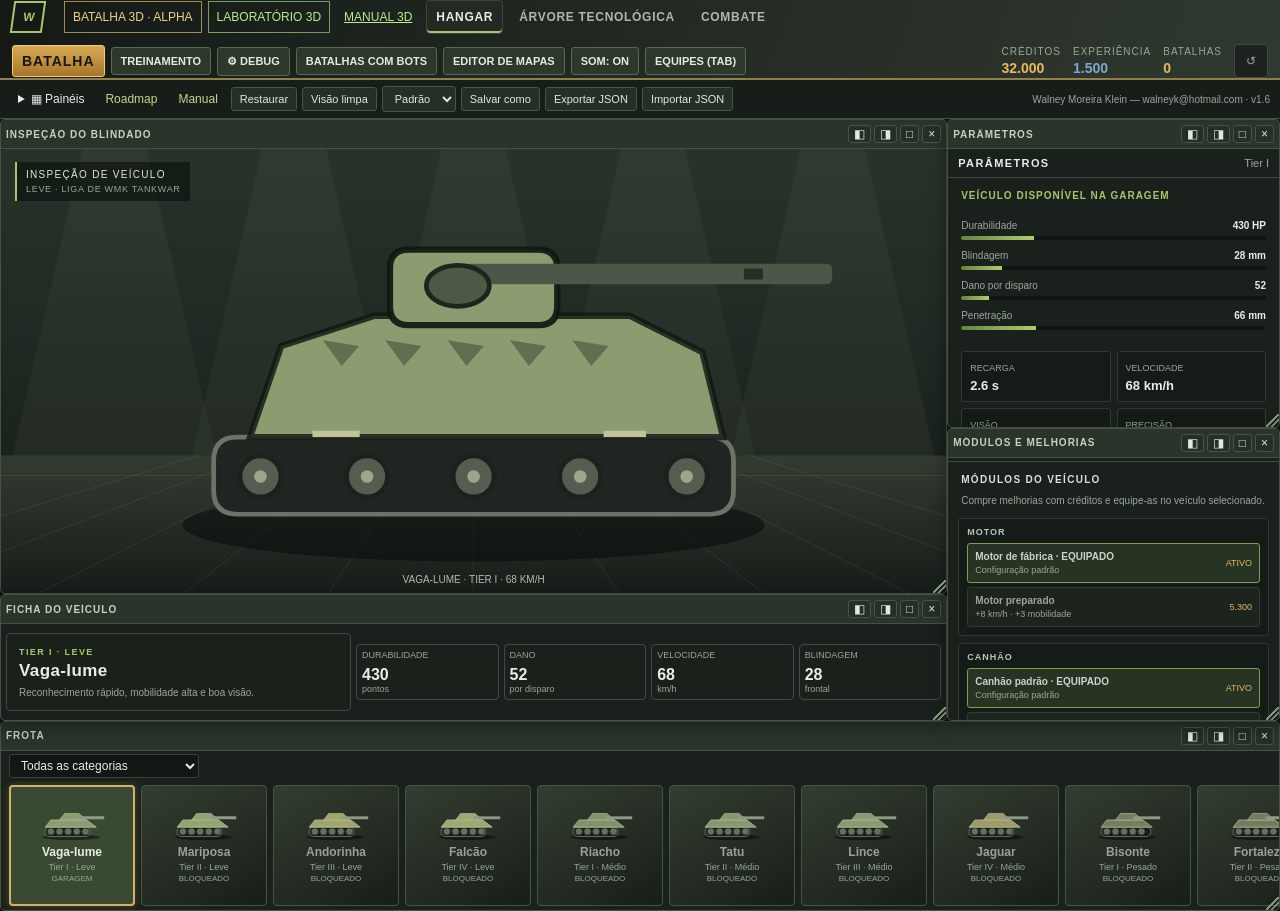
<file: index.html>
<!DOCTYPE html>
<html lang="pt-BR">
<head>
  <meta charset="UTF-8">
  <meta name="viewport" content="width=device-width, initial-scale=1.0">
  <title>WMK TankWar — Blindados</title>

  <link rel="stylesheet" href="css/game.css">
</head>

<body>
  <header class="topbar">
    <div class="brand">
      <div class="brand-mark">W</div>
      <div>
        <div class="brand-name">WMK TankWar</div>
        <span class="brand-sub">WORKSPACE <span class="wmk-version">V1.1</span></span>
      </div>
    </div>

    <nav class="nav"><a href="tankwar3d.html" style="color:#f0d18a;padding:8px;border:1px solid #a58d52;text-decoration:none">BATALHA 3D · ALPHA</a>
      <a href="tankwar3d.html?lab=1" style="color:#b9ed8b;padding:8px;border:1px solid #779d61;text-decoration:none;white-space:nowrap">LABORATÓRIO 3D</a><a href="manuais/laboratorio.html" style="color:#b9ed8b;padding:8px">MANUAL 3D</a>
      <button class="active" data-page="garage">Hangar</button>
      <button data-page="tree">Árvore tecnológica</button>
      <button data-page="battle">Combate</button>
    </nav>

    <div class="wallet">
      <div class="wallet-item">Créditos<strong id="creditsValue">0</strong></div>
      <div class="wallet-item xp">Experiência<strong id="xpValue">0</strong></div>
      <div class="wallet-item">Batalhas<strong id="battlesValue">0</strong></div>
      <button class="icon-button" id="resetButton" title="Apagar progresso">↺</button>
    </div>
  </header>

  <div id="toast" class="toast"></div>

  <main>
    <section id="garagePage" class="page active">
      <div class="garage-layout">
        <aside class="panel fleet">
          <div class="panel-heading">
            <h2>Frota</h2>
            <span id="fleetCount" class="subtle-count">0 / 20</span>
          </div>
          <div class="filter-wrap">
            <select id="classFilter">
              <option value="all">Todas as categorias</option>
              <option value="light">Leves</option>
              <option value="medium">Médios</option>
              <option value="heavy">Pesados</option>
              <option value="td">Caça-tanques</option>
              <option value="spg">AAP</option>
            </select>
          </div>
          <div id="tankList" class="tank-list"></div>
        </aside>

        <section class="hangar-main">
          <div class="page-heading">
            <h1>Hangar principal</h1>
            <span class="eyebrow">Base de operações · Liga de WMK TankWar</span>
          </div>

          <div class="hangar-stage">
            <canvas id="hangarCanvas"></canvas>
            <div class="stage-label">
              Inspeção de veículo
              <span id="stageMeta">Modelo de demonstração</span>
            </div>
            <div class="stage-controls">Pré-visualização esquemática do blindado</div>
          </div>

          <div class="vehicle-summary">
            <div class="vehicle-title-box">
              <span id="tankClassTag" class="class-tag">Categoria</span>
              <h2 id="tankName">Veículo</h2>
              <p id="tankDescription"></p>
            </div>
            <div class="quick-stat"><span>Durabilidade</span><strong id="quickHp">—</strong><em>pontos</em></div>
            <div class="quick-stat"><span>Dano</span><strong id="quickDamage">—</strong><em>por disparo</em></div>
            <div class="quick-stat"><span>Velocidade</span><strong id="quickSpeed">—</strong><em>km/h</em></div>
            <div class="quick-stat"><span>Blindagem</span><strong id="quickArmor">—</strong><em>frontal</em></div>
          </div>
        </section>

        <aside class="panel details-panel">
          <div class="panel-heading">
            <h2>Parâmetros</h2>
            <span id="tierBadge" class="subtle-count">Tier I</span>
          </div>

          <div id="availability" class="availability">Na garagem</div>
          <div id="vehicleStats" class="vehicle-stats"></div>
          <div id="detailGrid" class="detail-grid"></div>

          <button id="battleButton" class="primary-button battle-button">Entrar em combate</button>

          <div class="module-heading">Módulos do veículo</div>
          <p class="module-help">Compre melhorias com créditos e equipe-as no veículo selecionado.</p>
          <div id="moduleList" class="module-list"></div>
        </aside>
      </div>
    </section>

    <section id="treePage" class="page">
      <div class="tree-page">
        <div class="tree-title-row">
          <div>
            <h1>Árvore tecnológica</h1>
            <p>Pesquise veículos, compre-os e avance por cada linha de blindados.</p>
          </div>
          <select id="treeFilter" class="tree-filter">
            <option value="all">Todas as categorias</option>
            <option value="light">Leves</option>
            <option value="medium">Médios</option>
            <option value="heavy">Pesados</option>
            <option value="td">Caça-tanques</option>
            <option value="spg">AAP clássica</option><option value="rocket">Lançadoras (laboratório 3D)</option>
          </select>
        </div>

        <div class="nation-strip"><strong>NAÇÕES</strong><button type="button" class="nation-active">Liga WMK · 20 veículos + 4 experimentais</button><span>Outras nações em desenvolvimento</span></div><div class="tree-note">
          Para avançar numa linha, o veículo anterior precisa estar na sua garagem.
          Pesquise com experiência e compre o veículo com créditos. Clique no nome de um tanque para vê-lo no hangar.
        </div>

        <div id="treeGrid" class="tree-scroll"></div>
      </div>
    </section>

    <section id="battlePage" class="page">
      <div class="battle-shell">
        <canvas id="battleCanvas"></canvas>

        <div class="battle-top">
          <div class="battle-card">
            <div id="battleVehicleName" class="battle-vehicle-name">VEÍCULO</div>
            <div id="battleVehicleMeta" class="battle-vehicle-meta">Preparando missão</div>
          </div>

          <div class="mode-selector">
            <button class="mode-button" data-mode="arcade">Arcade</button>
            <button class="mode-button" data-mode="sniper">Telescópica</button>
            <button class="mode-button" data-mode="arty">AAP</button>
          </div>

          <div style="display:flex; gap:8px; align-items:flex-start;">
            <div class="battle-card objective-card">
              <div id="objectiveText">Alvos: 0 / 0</div>
              <span>Destrua os veículos inimigos</span>
            </div>
            <button id="leaveBattle" class="leave-button">Sair da missão</button>
          </div>
        </div>

        <div id="battleMessage" class="battle-message"></div>

        <div id="aimLabel" class="aim-label">Mira arcade</div>

        <div class="battle-bottom">
          <div class="hud-box">
            <div class="hud-label"><span>Integridade do casco</span><strong id="hpText">—</strong></div>
            <div class="hud-bar"><i id="hpFill"></i></div>
          </div>
          <div class="hud-box">
            <div class="hud-label"><span>Recarga</span><strong id="reloadText">PRONTO</strong></div>
            <div class="hud-bar reload"><i id="reloadFill"></i></div>
          </div>
          <div class="controls-help">
            <b>WASD</b> mover · <b>Mouse</b> apontar · <b>Clique / Espaço</b> disparar ·
            <b>1 / 2 / 3</b> alternar mira
          </div>
        </div>

        <div id="battleResult" class="battle-result">
          <div class="result-card">
            <h2 id="resultTitle">Missão concluída</h2>
            <p id="resultText"></p>
            <div id="resultRewards" class="result-rewards"></div>
            <div class="result-actions">
              <button id="resultGarage" class="secondary-button">Voltar ao hangar</button>
              <button id="resultAgain" class="primary-button">Combater novamente</button>
            </div>
          </div>
        </div>
      </div>
    </section>
  </main>

  <script src="js/catalog.js"></script>
<script src="js/maps.js"></script>
<script src="js/audio.js"></script>
<script src="js/matchmaker.js"></script>
<script src="js/game.js"></script>
</body>
</html>
</file>
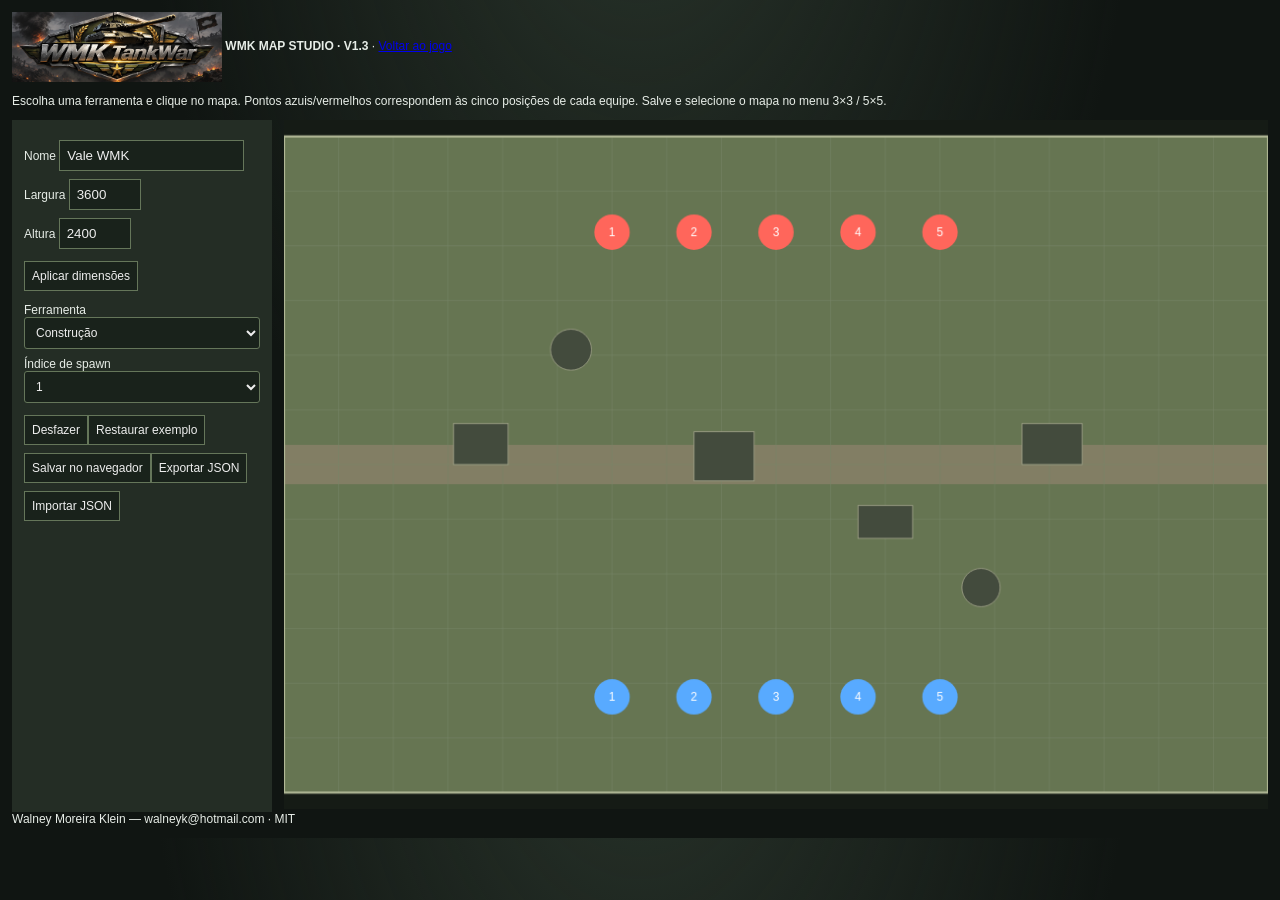
<file: editor-mapas.html>
<!doctype html><html lang="pt-BR"><meta charset="utf-8"><meta name="viewport" content="width=device-width,initial-scale=1"><title>WMK Map Studio</title><link rel="stylesheet" href="css/game.css"><style>body{padding:12px}.editor{display:grid;grid-template-columns:260px minmax(0,1fr);gap:12px}.editor aside{padding:12px;background:#242d25}.editor label{display:block;margin:8px 0}.editor input,.editor select,.editor button{max-width:100%;padding:7px;background:#19221b;color:#eee;border:1px solid #65765a}.editor canvas{width:100%;height:auto;background:#151b15;cursor:crosshair}.editor button{margin:4px 0;cursor:pointer}output{display:block;color:#e7cb8a;padding:8px}header img{width:210px;vertical-align:middle}@media(max-width:750px){.editor{grid-template-columns:1fr}}</style><header><img src="assets/logo.webp" alt="WMK TankWar"> <strong>WMK MAP STUDIO · V1.3</strong> · <a href="index.html">Voltar ao jogo</a></header><p>Escolha uma ferramenta e clique no mapa. Pontos azuis/vermelhos correspondem às cinco posições de cada equipe. Salve e selecione o mapa no menu 3×3 / 5×5.</p><div class="editor"><aside><label>Nome <input id="name" maxlength="80"></label><label>Largura <input id="width" type="number" min="1200" max="8000"></label><label>Altura <input id="height" type="number" min="900" max="8000"></label><button id="resize">Aplicar dimensões</button><label>Ferramenta <select id="tool"><option value="building">Construção</option><option value="rock">Rocha</option><option value="blue">Spawn azul</option><option value="red">Spawn vermelho</option><option value="erase">Remover obstáculo</option></select></label><label>Índice de spawn <select id="slot"><option>1</option><option>2</option><option>3</option><option>4</option><option>5</option></select></label><button id="undo">Desfazer</button><button id="reset">Restaurar exemplo</button><button id="save">Salvar no navegador</button><button id="export">Exportar JSON</button><button id="import">Importar JSON</button><input hidden id="file" type="file" accept=".json"><output id="status"></output></aside><main><canvas id="map" width="1000" height="700"></canvas></main></div><footer>Walney Moreira Klein — walneyk@hotmail.com · MIT</footer><script src="js/maps.js"></script><script src="js/map-editor.js"></script></html>
</file>
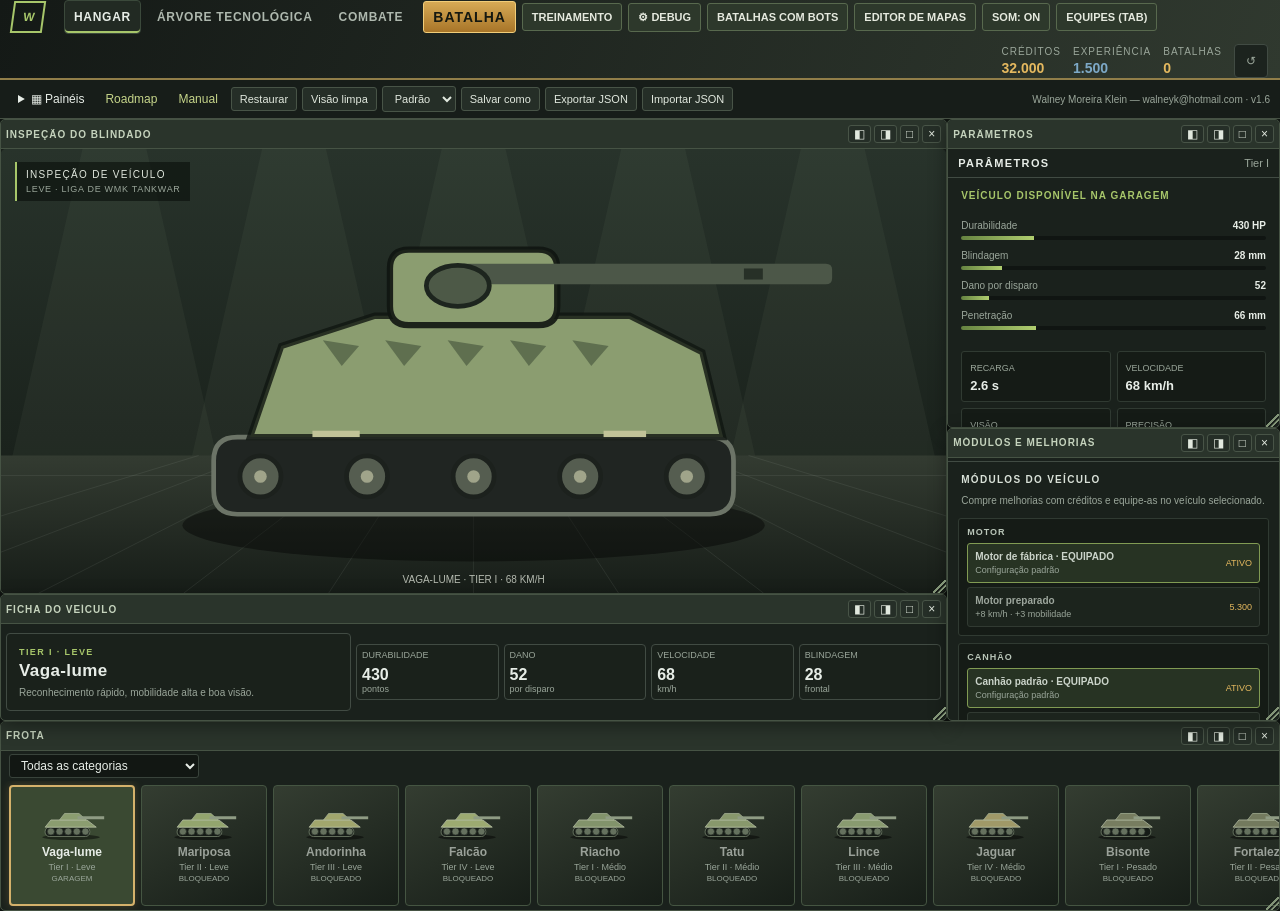
<file: index-v1.3-preview.html>
<!DOCTYPE html>
<html lang="pt-BR">
<head>
  <meta charset="UTF-8">
  <meta name="viewport" content="width=device-width, initial-scale=1.0">
  <title>WMK TankWar — Blindados</title>

  <link rel="stylesheet" href="css/game.css">
</head>

<body>
  <header class="topbar">
    <div class="brand">
      <div class="brand-mark">W</div>
      <div>
        <div class="brand-name">WMK TankWar</div>
        <span class="brand-sub">WORKSPACE <span class="wmk-version">V1.1</span></span>
      </div>
    </div>

    <nav class="nav">
      <button class="active" data-page="garage">Hangar</button>
      <button data-page="tree">Árvore tecnológica</button>
      <button data-page="battle">Combate</button>
    </nav>

    <div class="wallet">
      <div class="wallet-item">Créditos<strong id="creditsValue">0</strong></div>
      <div class="wallet-item xp">Experiência<strong id="xpValue">0</strong></div>
      <div class="wallet-item">Batalhas<strong id="battlesValue">0</strong></div>
      <button class="icon-button" id="resetButton" title="Apagar progresso">↺</button>
    </div>
  </header>

  <div id="toast" class="toast"></div>

  <main>
    <section id="garagePage" class="page active">
      <div class="garage-layout">
        <aside class="panel fleet">
          <div class="panel-heading">
            <h2>Frota</h2>
            <span id="fleetCount" class="subtle-count">0 / 20</span>
          </div>
          <div class="filter-wrap">
            <select id="classFilter">
              <option value="all">Todas as categorias</option>
              <option value="light">Leves</option>
              <option value="medium">Médios</option>
              <option value="heavy">Pesados</option>
              <option value="td">Caça-tanques</option>
              <option value="spg">AAP</option>
            </select>
          </div>
          <div id="tankList" class="tank-list"></div>
        </aside>

        <section class="hangar-main">
          <div class="page-heading">
            <h1>Hangar principal</h1>
            <span class="eyebrow">Base de operações · Liga de WMK TankWar</span>
          </div>

          <div class="hangar-stage">
            <canvas id="hangarCanvas"></canvas>
            <div class="stage-label">
              Inspeção de veículo
              <span id="stageMeta">Modelo de demonstração</span>
            </div>
            <div class="stage-controls">Pré-visualização esquemática do blindado</div>
          </div>

          <div class="vehicle-summary">
            <div class="vehicle-title-box">
              <span id="tankClassTag" class="class-tag">Categoria</span>
              <h2 id="tankName">Veículo</h2>
              <p id="tankDescription"></p>
            </div>
            <div class="quick-stat"><span>Durabilidade</span><strong id="quickHp">—</strong><em>pontos</em></div>
            <div class="quick-stat"><span>Dano</span><strong id="quickDamage">—</strong><em>por disparo</em></div>
            <div class="quick-stat"><span>Velocidade</span><strong id="quickSpeed">—</strong><em>km/h</em></div>
            <div class="quick-stat"><span>Blindagem</span><strong id="quickArmor">—</strong><em>frontal</em></div>
          </div>
        </section>

        <aside class="panel details-panel">
          <div class="panel-heading">
            <h2>Parâmetros</h2>
            <span id="tierBadge" class="subtle-count">Tier I</span>
          </div>

          <div id="availability" class="availability">Na garagem</div>
          <div id="vehicleStats" class="vehicle-stats"></div>
          <div id="detailGrid" class="detail-grid"></div>

          <button id="battleButton" class="primary-button battle-button">Entrar em combate</button>

          <div class="module-heading">Módulos do veículo</div>
          <p class="module-help">Compre melhorias com créditos e equipe-as no veículo selecionado.</p>
          <div id="moduleList" class="module-list"></div>
        </aside>
      </div>
    </section>

    <section id="treePage" class="page">
      <div class="tree-page">
        <div class="tree-title-row">
          <div>
            <h1>Árvore tecnológica</h1>
            <p>Pesquise veículos, compre-os e avance por cada linha de blindados.</p>
          </div>
          <select id="treeFilter" class="tree-filter">
            <option value="all">Todas as categorias</option>
            <option value="light">Leves</option>
            <option value="medium">Médios</option>
            <option value="heavy">Pesados</option>
            <option value="td">Caça-tanques</option>
            <option value="spg">AAP</option>
          </select>
        </div>

        <div class="nation-strip"><strong>NAÇÕES</strong><button type="button" class="nation-active">Liga WMK · 20 veículos</button><span>Outras nações em desenvolvimento</span></div><div class="tree-note">
          Para avançar numa linha, o veículo anterior precisa estar na sua garagem.
          Pesquise com experiência e compre o veículo com créditos. Clique no nome de um tanque para vê-lo no hangar.
        </div>

        <div id="treeGrid" class="tree-scroll"></div>
      </div>
    </section>

    <section id="battlePage" class="page">
      <div class="battle-shell">
        <canvas id="battleCanvas"></canvas>

        <div class="battle-top">
          <div class="battle-card">
            <div id="battleVehicleName" class="battle-vehicle-name">VEÍCULO</div>
            <div id="battleVehicleMeta" class="battle-vehicle-meta">Preparando missão</div>
          </div>

          <div class="mode-selector">
            <button class="mode-button" data-mode="arcade">Arcade</button>
            <button class="mode-button" data-mode="sniper">Telescópica</button>
            <button class="mode-button" data-mode="arty">AAP</button>
          </div>

          <div style="display:flex; gap:8px; align-items:flex-start;">
            <div class="battle-card objective-card">
              <div id="objectiveText">Alvos: 0 / 0</div>
              <span>Destrua os veículos inimigos</span>
            </div>
            <button id="leaveBattle" class="leave-button">Sair da missão</button>
          </div>
        </div>

        <div id="battleMessage" class="battle-message"></div>

        <div id="aimLabel" class="aim-label">Mira arcade</div>

        <div class="battle-bottom">
          <div class="hud-box">
            <div class="hud-label"><span>Integridade do casco</span><strong id="hpText">—</strong></div>
            <div class="hud-bar"><i id="hpFill"></i></div>
          </div>
          <div class="hud-box">
            <div class="hud-label"><span>Recarga</span><strong id="reloadText">PRONTO</strong></div>
            <div class="hud-bar reload"><i id="reloadFill"></i></div>
          </div>
          <div class="controls-help">
            <b>WASD</b> mover · <b>Mouse</b> apontar · <b>Clique / Espaço</b> disparar ·
            <b>1 / 2 / 3</b> alternar mira
          </div>
        </div>

        <div id="battleResult" class="battle-result">
          <div class="result-card">
            <h2 id="resultTitle">Missão concluída</h2>
            <p id="resultText"></p>
            <div id="resultRewards" class="result-rewards"></div>
            <div class="result-actions">
              <button id="resultGarage" class="secondary-button">Voltar ao hangar</button>
              <button id="resultAgain" class="primary-button">Combater novamente</button>
            </div>
          </div>
        </div>
      </div>
    </section>
  </main>

  <script src="js/catalog.js"></script>
<script src="js/maps.js"></script>
<script src="js/audio.js"></script>
<script src="js/game.js"></script>
</body>
</html>
</file>
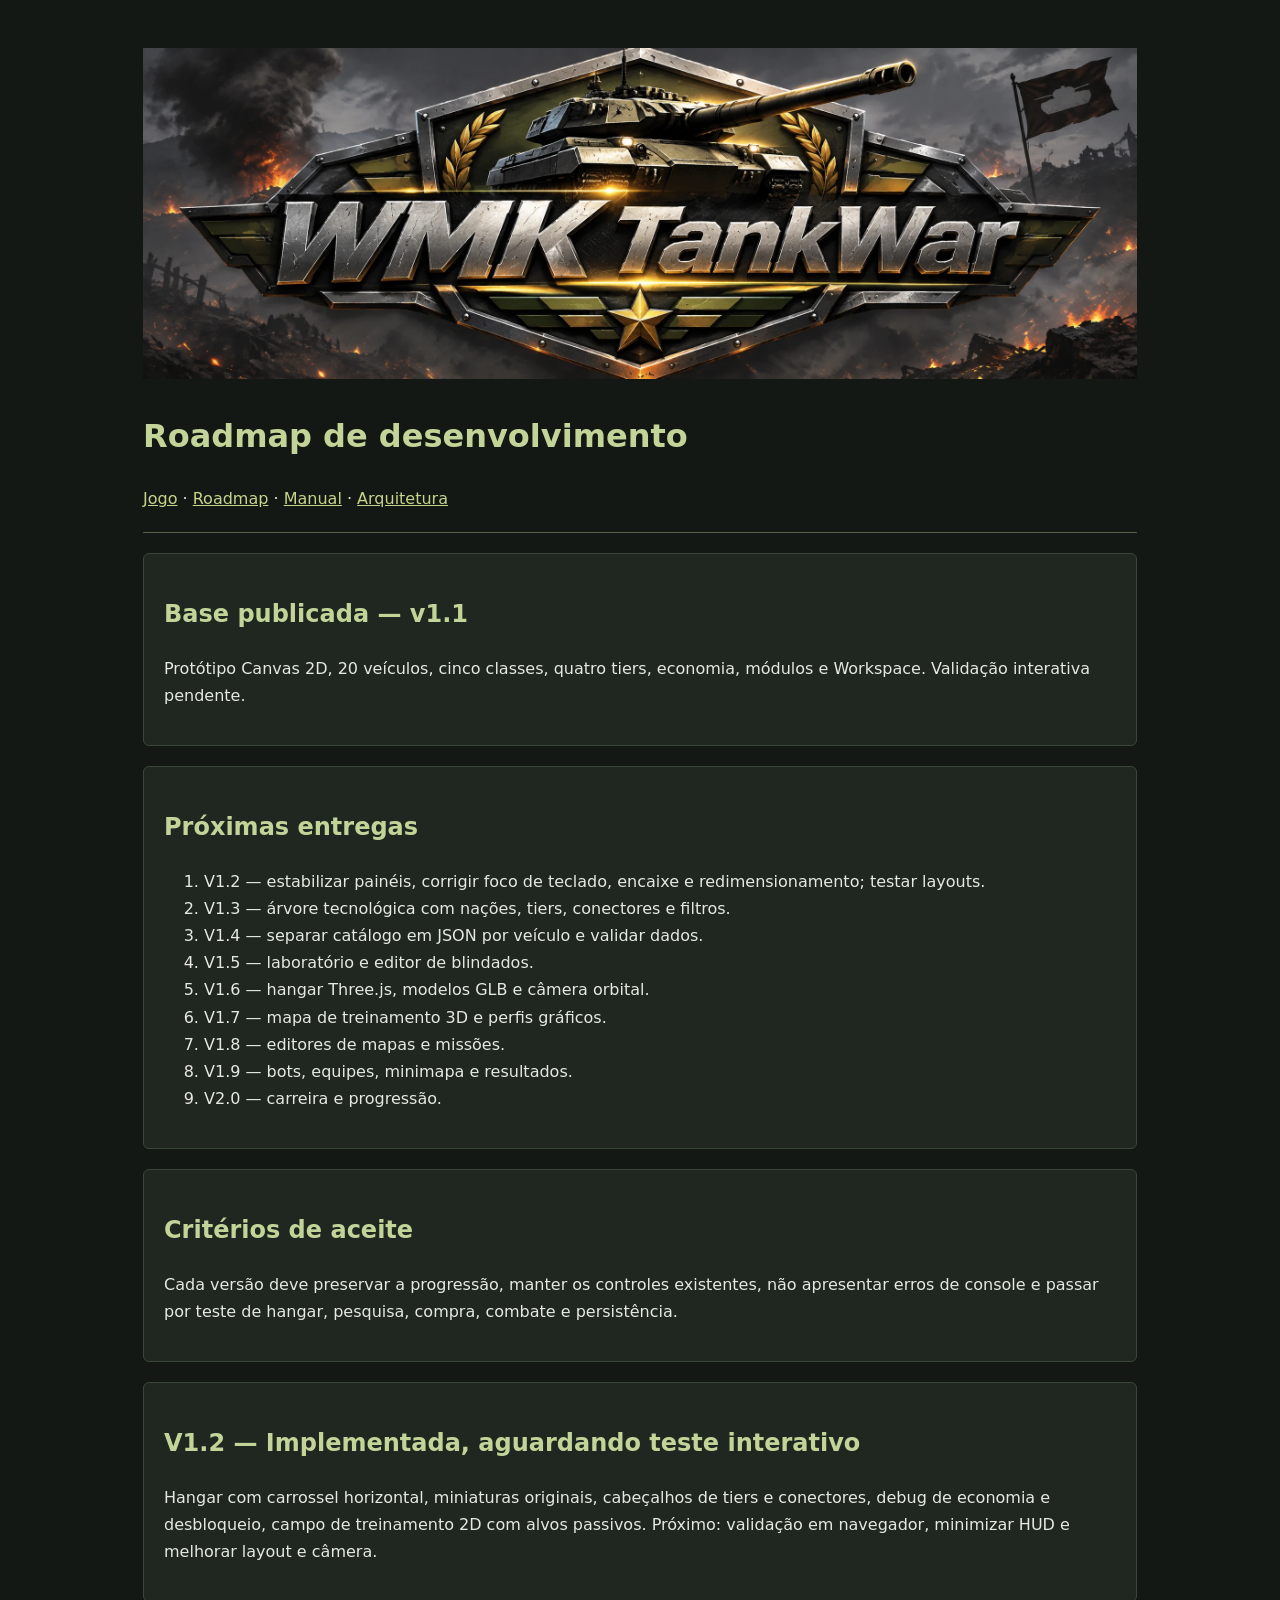
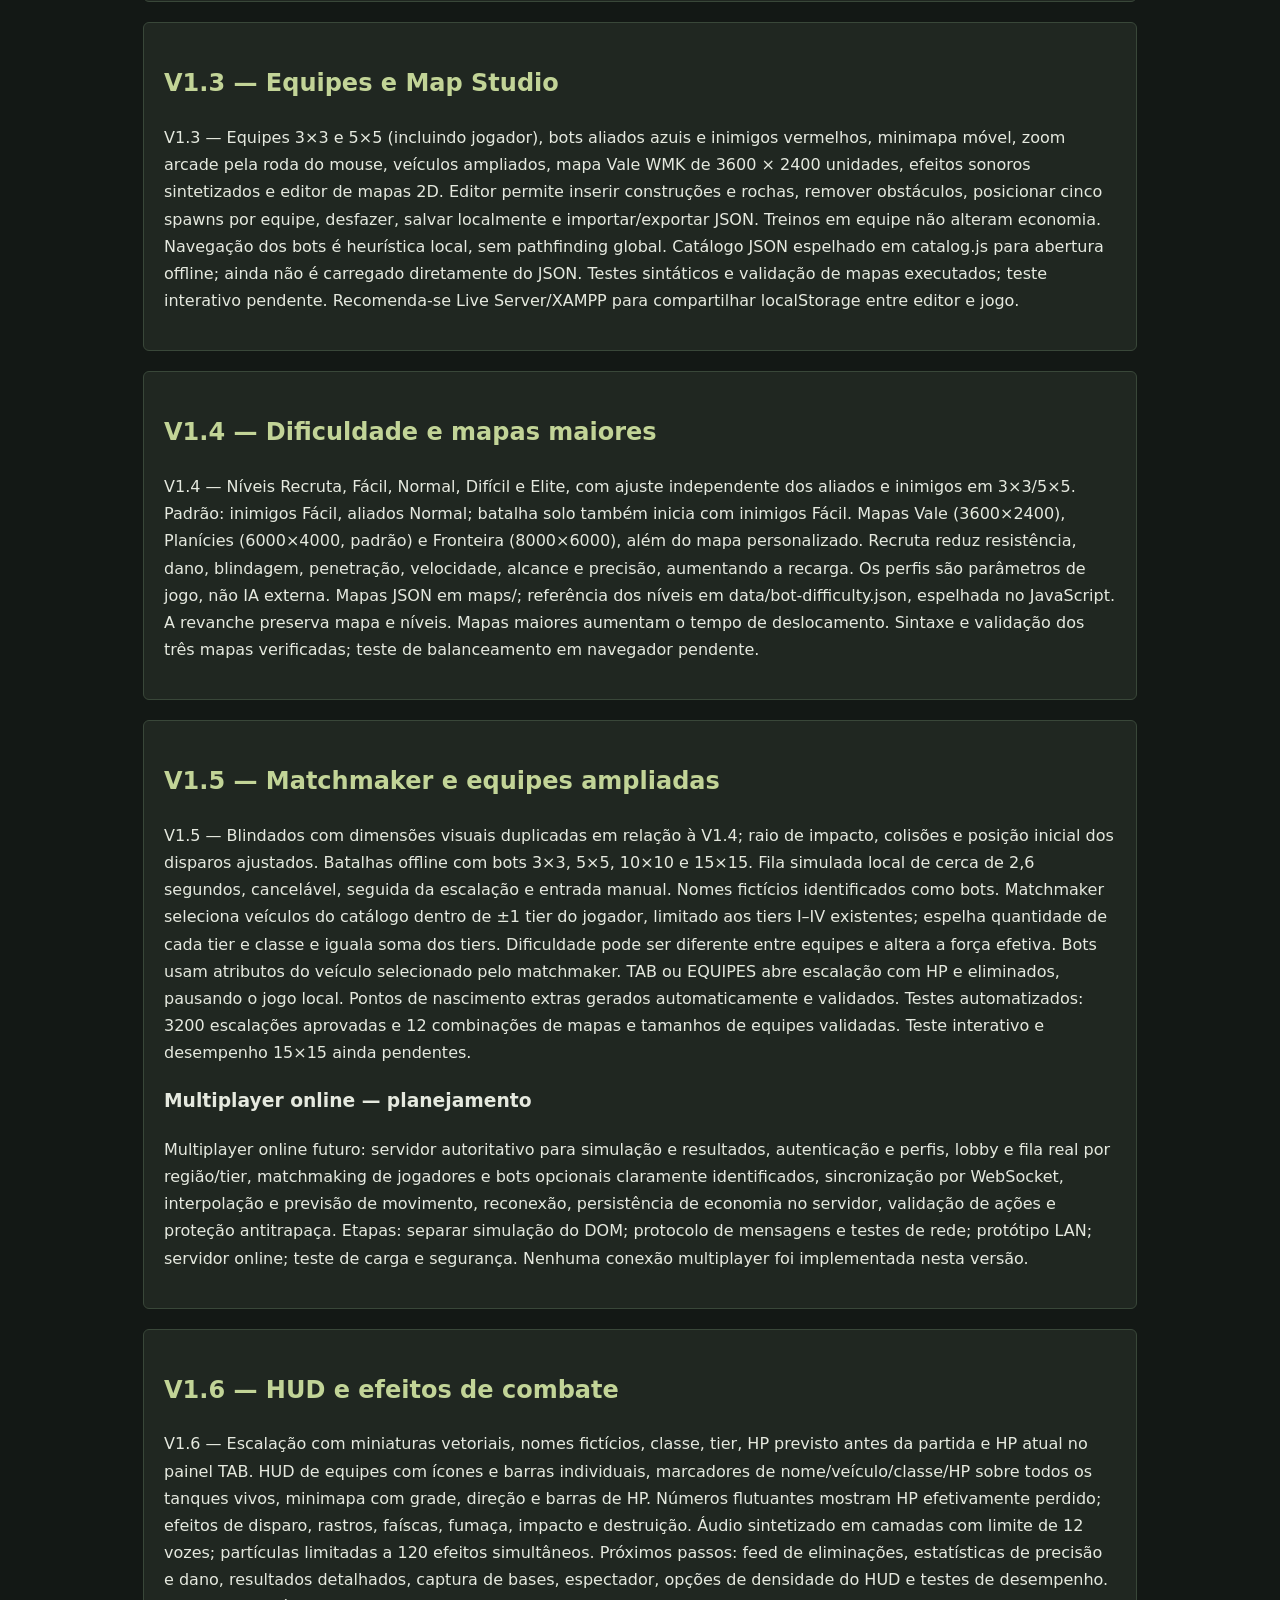
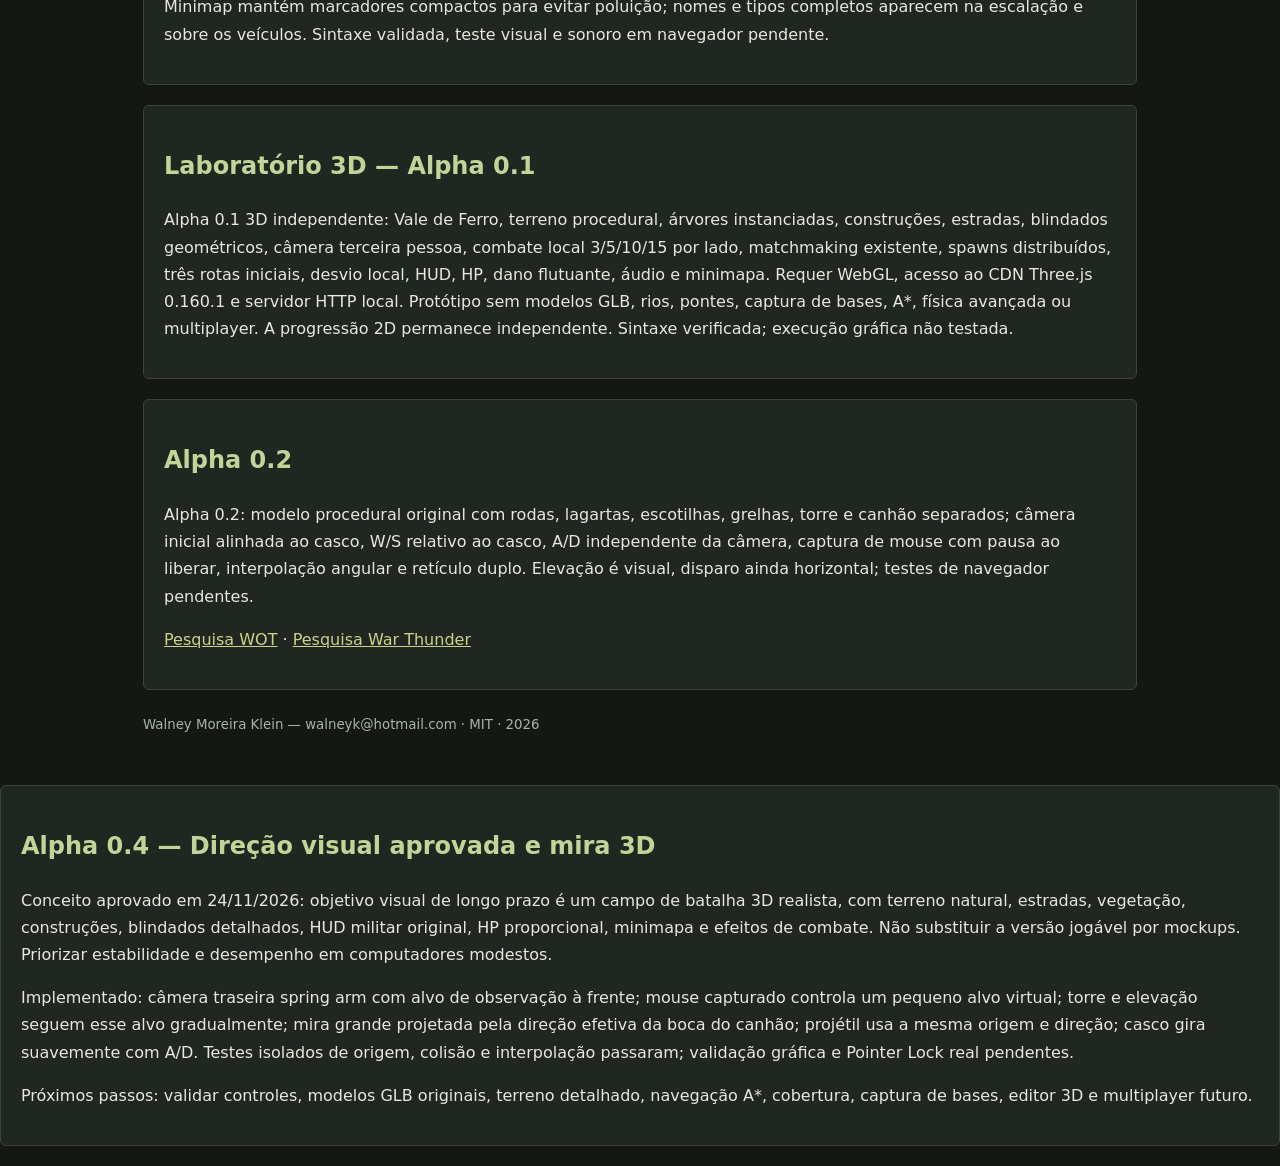
<file: roadmap.html>
<!doctype html><html lang="pt-BR"><meta charset="utf-8"><meta name="viewport" content="width=device-width,initial-scale=1"><title>WMK TankWar — Roadmap de desenvolvimento</title><style>*{box-sizing:border-box}body{margin:0;background:#131815;color:#e5e9df;font:16px/1.7 system-ui}main{max-width:1050px;margin:auto;padding:28px}header{border-bottom:1px solid #526044;padding:20px 0}h1,h2{color:#c2d497}a{color:#c6d58a}section{background:#202721;border:1px solid #394739;padding:20px;margin:20px 0;border-radius:6px}small{color:#a9b4a7}img{max-width:100%;height:auto}code{color:#e5c67c}</style><main><header><img src="assets/logo.webp" alt="WMK TankWar" onerror="this.hidden=true"><h1>Roadmap de desenvolvimento</h1><nav><a href="index.html">Jogo</a> · <a href="roadmap.html">Roadmap</a> · <a href="manuais/manual.html">Manual</a> · <a href="manuais/arquitetura.html">Arquitetura</a></nav></header><section><h2>Base publicada — v1.1</h2><p>Protótipo Canvas 2D, 20 veículos, cinco classes, quatro tiers, economia, módulos e Workspace. Validação interativa pendente.</p></section><section><h2>Próximas entregas</h2><ol><li>V1.2 — estabilizar painéis, corrigir foco de teclado, encaixe e redimensionamento; testar layouts.</li><li>V1.3 — árvore tecnológica com nações, tiers, conectores e filtros.</li><li>V1.4 — separar catálogo em JSON por veículo e validar dados.</li><li>V1.5 — laboratório e editor de blindados.</li><li>V1.6 — hangar Three.js, modelos GLB e câmera orbital.</li><li>V1.7 — mapa de treinamento 3D e perfis gráficos.</li><li>V1.8 — editores de mapas e missões.</li><li>V1.9 — bots, equipes, minimapa e resultados.</li><li>V2.0 — carreira e progressão.</li></ol></section><section><h2>Critérios de aceite</h2><p>Cada versão deve preservar a progressão, manter os controles existentes, não apresentar erros de console e passar por teste de hangar, pesquisa, compra, combate e persistência.</p></section><section><h2>V1.2 — Implementada, aguardando teste interativo</h2><p>Hangar com carrossel horizontal, miniaturas originais, cabeçalhos de tiers e conectores, debug de economia e desbloqueio, campo de treinamento 2D com alvos passivos. Próximo: validação em navegador, minimizar HUD e melhorar layout e câmera.</p></section><section><h2>V1.3 — Equipes e Map Studio</h2><p>V1.3 — Equipes 3×3 e 5×5 (incluindo jogador), bots aliados azuis e inimigos vermelhos, minimapa móvel, zoom arcade pela roda do mouse, veículos ampliados, mapa Vale WMK de 3600 × 2400 unidades, efeitos sonoros sintetizados e editor de mapas 2D. Editor permite inserir construções e rochas, remover obstáculos, posicionar cinco spawns por equipe, desfazer, salvar localmente e importar/exportar JSON. Treinos em equipe não alteram economia. Navegação dos bots é heurística local, sem pathfinding global. Catálogo JSON espelhado em catalog.js para abertura offline; ainda não é carregado diretamente do JSON. Testes sintáticos e validação de mapas executados; teste interativo pendente. Recomenda-se Live Server/XAMPP para compartilhar localStorage entre editor e jogo.</p></section><section><h2>V1.4 — Dificuldade e mapas maiores</h2><p>V1.4 — Níveis Recruta, Fácil, Normal, Difícil e Elite, com ajuste independente dos aliados e inimigos em 3×3/5×5. Padrão: inimigos Fácil, aliados Normal; batalha solo também inicia com inimigos Fácil. Mapas Vale (3600×2400), Planícies (6000×4000, padrão) e Fronteira (8000×6000), além do mapa personalizado. Recruta reduz resistência, dano, blindagem, penetração, velocidade, alcance e precisão, aumentando a recarga. Os perfis são parâmetros de jogo, não IA externa. Mapas JSON em maps/; referência dos níveis em data/bot-difficulty.json, espelhada no JavaScript. A revanche preserva mapa e níveis. Mapas maiores aumentam o tempo de deslocamento. Sintaxe e validação dos três mapas verificadas; teste de balanceamento em navegador pendente.</p></section><section><h2>V1.5 — Matchmaker e equipes ampliadas</h2><p>V1.5 — Blindados com dimensões visuais duplicadas em relação à V1.4; raio de impacto, colisões e posição inicial dos disparos ajustados. Batalhas offline com bots 3×3, 5×5, 10×10 e 15×15. Fila simulada local de cerca de 2,6 segundos, cancelável, seguida da escalação e entrada manual. Nomes fictícios identificados como bots. Matchmaker seleciona veículos do catálogo dentro de ±1 tier do jogador, limitado aos tiers I–IV existentes; espelha quantidade de cada tier e classe e iguala soma dos tiers. Dificuldade pode ser diferente entre equipes e altera a força efetiva. Bots usam atributos do veículo selecionado pelo matchmaker. TAB ou EQUIPES abre escalação com HP e eliminados, pausando o jogo local. Pontos de nascimento extras gerados automaticamente e validados. Testes automatizados: 3200 escalações aprovadas e 12 combinações de mapas e tamanhos de equipes validadas. Teste interativo e desempenho 15×15 ainda pendentes.</p><h3>Multiplayer online — planejamento</h3><p>Multiplayer online futuro: servidor autoritativo para simulação e resultados, autenticação e perfis, lobby e fila real por região/tier, matchmaking de jogadores e bots opcionais claramente identificados, sincronização por WebSocket, interpolação e previsão de movimento, reconexão, persistência de economia no servidor, validação de ações e proteção antitrapaça. Etapas: separar simulação do DOM; protocolo de mensagens e testes de rede; protótipo LAN; servidor online; teste de carga e segurança. Nenhuma conexão multiplayer foi implementada nesta versão.</p></section><section><h2>V1.6 — HUD e efeitos de combate</h2><p>V1.6 — Escalação com miniaturas vetoriais, nomes fictícios, classe, tier, HP previsto antes da partida e HP atual no painel TAB. HUD de equipes com ícones e barras individuais, marcadores de nome/veículo/classe/HP sobre todos os tanques vivos, minimapa com grade, direção e barras de HP. Números flutuantes mostram HP efetivamente perdido; efeitos de disparo, rastros, faíscas, fumaça, impacto e destruição. Áudio sintetizado em camadas com limite de 12 vozes; partículas limitadas a 120 efeitos simultâneos. Próximos passos: feed de eliminações, estatísticas de precisão e dano, resultados detalhados, captura de bases, espectador, opções de densidade do HUD e testes de desempenho. Minimap mantém marcadores compactos para evitar poluição; nomes e tipos completos aparecem na escalação e sobre os veículos. Sintaxe validada, teste visual e sonoro em navegador pendente.</p></section><section><h2>Laboratório 3D — Alpha 0.1</h2><p>Alpha 0.1 3D independente: Vale de Ferro, terreno procedural, árvores instanciadas, construções, estradas, blindados geométricos, câmera terceira pessoa, combate local 3/5/10/15 por lado, matchmaking existente, spawns distribuídos, três rotas iniciais, desvio local, HUD, HP, dano flutuante, áudio e minimapa. Requer WebGL, acesso ao CDN Three.js 0.160.1 e servidor HTTP local. Protótipo sem modelos GLB, rios, pontes, captura de bases, A*, física avançada ou multiplayer. A progressão 2D permanece independente. Sintaxe verificada; execução gráfica não testada.</p></section><section><h2>Alpha 0.2</h2><p>Alpha 0.2: modelo procedural original com rodas, lagartas, escotilhas, grelhas, torre e canhão separados; câmera inicial alinhada ao casco, W/S relativo ao casco, A/D independente da câmera, captura de mouse com pausa ao liberar, interpolação angular e retículo duplo. Elevação é visual, disparo ainda horizontal; testes de navegador pendentes.</p><p><a href="manuais/pesquisa-wot.html">Pesquisa WOT</a> · <a href="manuais/pesquisa-war-thunder.html">Pesquisa War Thunder</a></p></section><footer><small>Walney Moreira Klein — walneyk@hotmail.com · MIT · 2026</small></footer></main></html><section><h2>Alpha 0.4 — Direção visual aprovada e mira 3D</h2><p>Conceito aprovado em 24/11/2026: objetivo visual de longo prazo é um campo de batalha 3D realista, com terreno natural, estradas, vegetação, construções, blindados detalhados, HUD militar original, HP proporcional, minimapa e efeitos de combate. Não substituir a versão jogável por mockups. Priorizar estabilidade e desempenho em computadores modestos.</p><p>Implementado: câmera traseira spring arm com alvo de observação à frente; mouse capturado controla um pequeno alvo virtual; torre e elevação seguem esse alvo gradualmente; mira grande projetada pela direção efetiva da boca do canhão; projétil usa a mesma origem e direção; casco gira suavemente com A/D. Testes isolados de origem, colisão e interpolação passaram; validação gráfica e Pointer Lock real pendentes.</p><p>Próximos passos: validar controles, modelos GLB originais, terreno detalhado, navegação A*, cobertura, captura de bases, editor 3D e multiplayer futuro.</p></section>
</file>
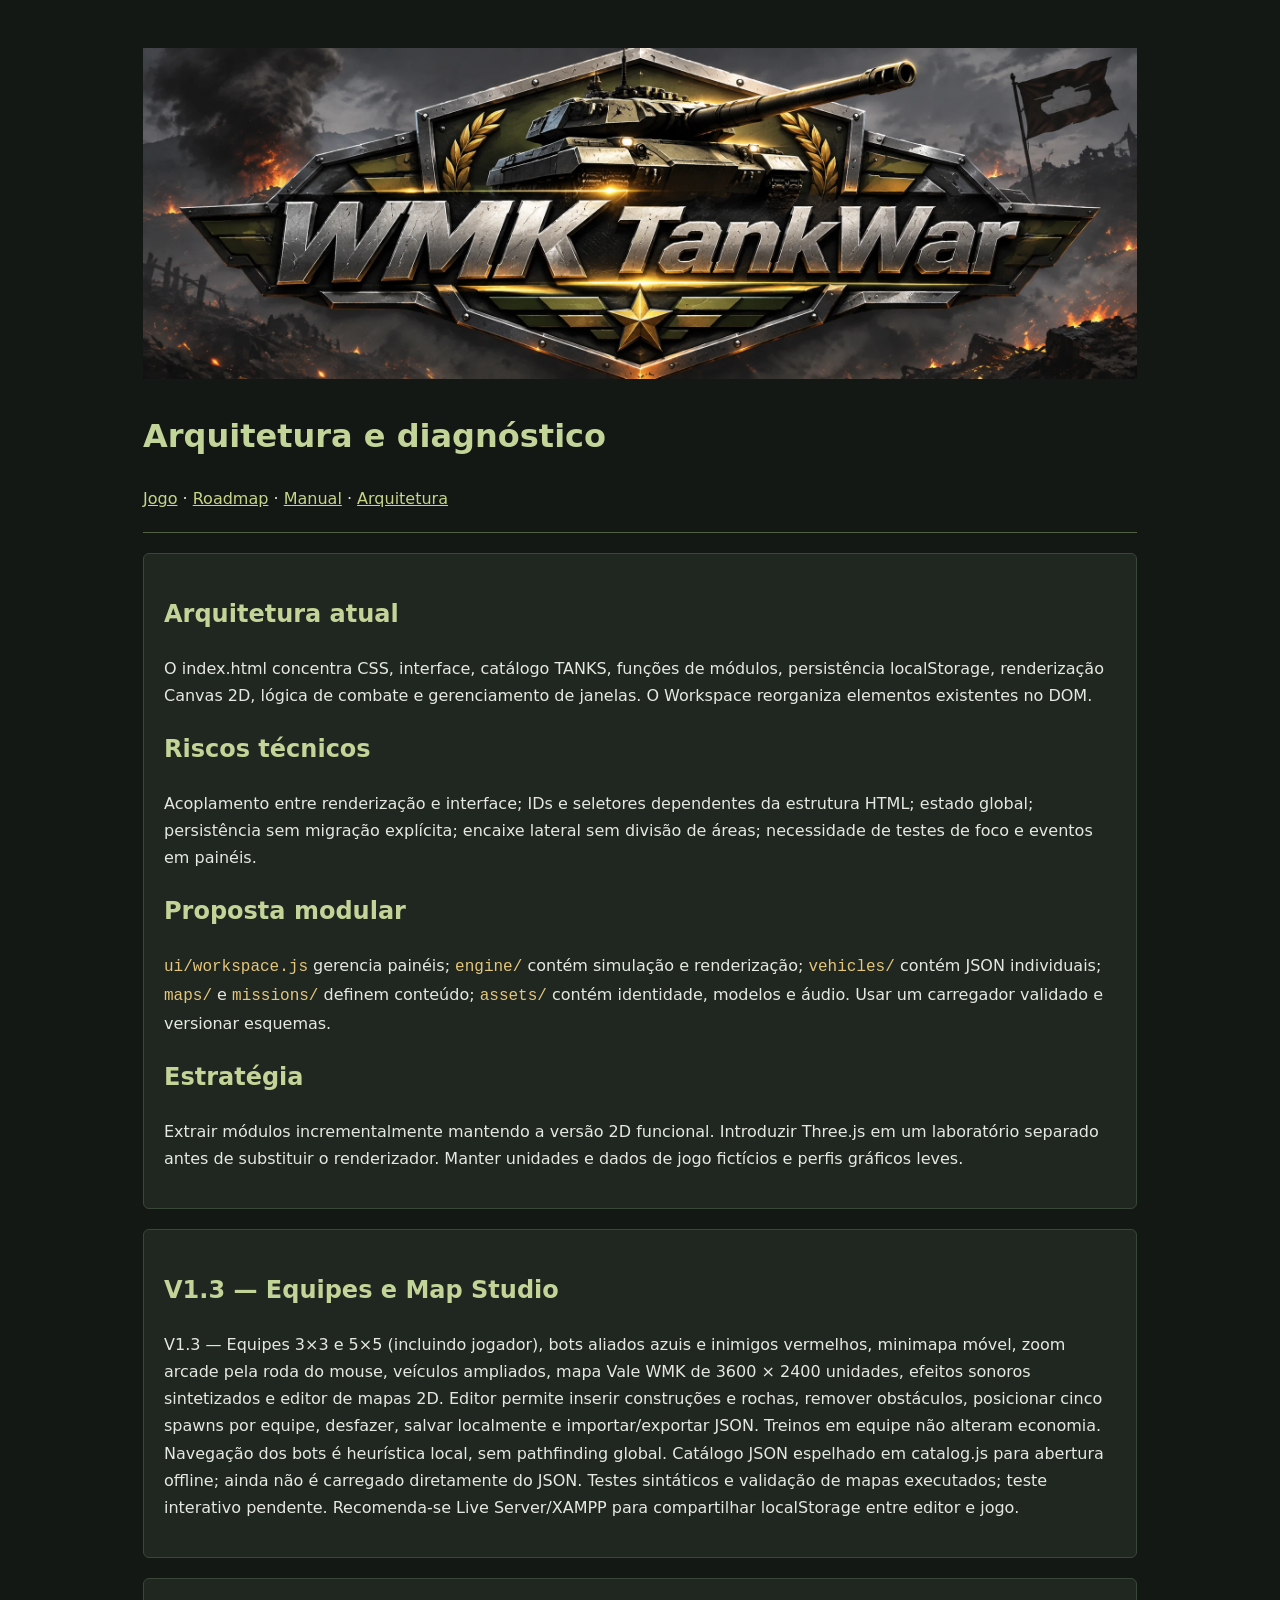
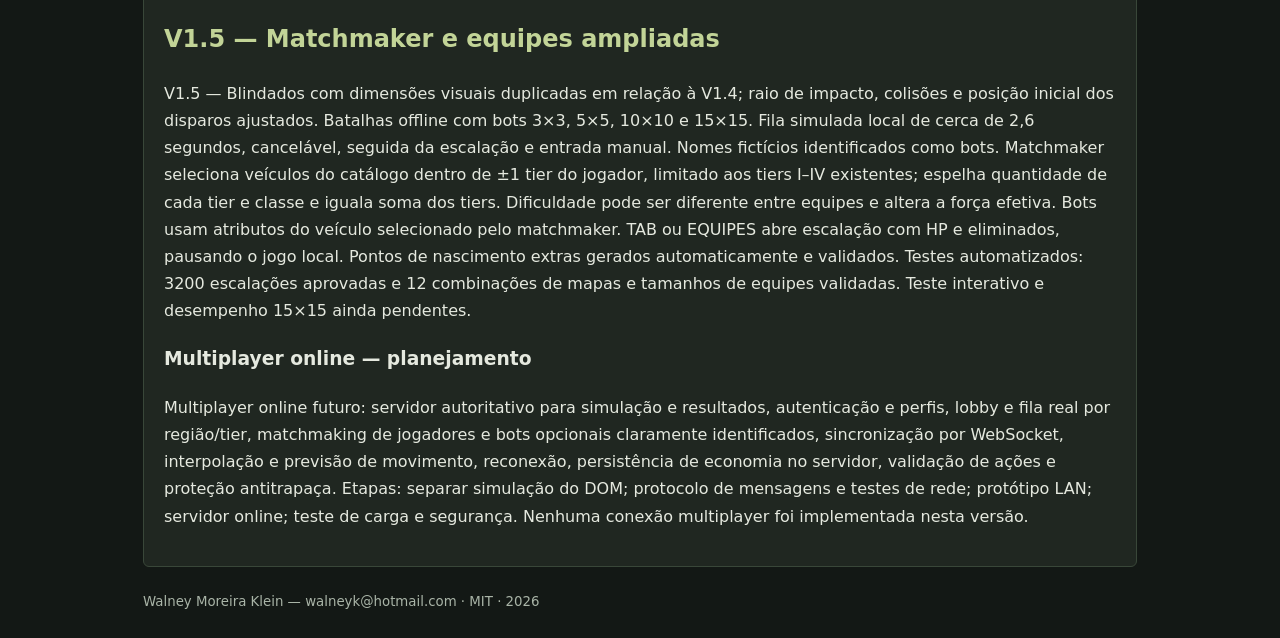
<file: manuais/arquitetura.html>
<!doctype html><html lang="pt-BR"><meta charset="utf-8"><meta name="viewport" content="width=device-width,initial-scale=1"><title>WMK TankWar — Arquitetura e diagnóstico</title><style>*{box-sizing:border-box}body{margin:0;background:#131815;color:#e5e9df;font:16px/1.7 system-ui}main{max-width:1050px;margin:auto;padding:28px}header{border-bottom:1px solid #526044;padding:20px 0}h1,h2{color:#c2d497}a{color:#c6d58a}section{background:#202721;border:1px solid #394739;padding:20px;margin:20px 0;border-radius:6px}small{color:#a9b4a7}img{max-width:100%;height:auto}code{color:#e5c67c}</style><main><header><img src="../assets/logo.webp" alt="WMK TankWar" onerror="this.hidden=true"><h1>Arquitetura e diagnóstico</h1><nav><a href="../index.html">Jogo</a> · <a href="../roadmap.html">Roadmap</a> · <a href="../manuais/manual.html">Manual</a> · <a href="../manuais/arquitetura.html">Arquitetura</a></nav></header><section><h2>Arquitetura atual</h2><p>O index.html concentra CSS, interface, catálogo TANKS, funções de módulos, persistência localStorage, renderização Canvas 2D, lógica de combate e gerenciamento de janelas. O Workspace reorganiza elementos existentes no DOM.</p><h2>Riscos técnicos</h2><p>Acoplamento entre renderização e interface; IDs e seletores dependentes da estrutura HTML; estado global; persistência sem migração explícita; encaixe lateral sem divisão de áreas; necessidade de testes de foco e eventos em painéis.</p><h2>Proposta modular</h2><p><code>ui/workspace.js</code> gerencia painéis; <code>engine/</code> contém simulação e renderização; <code>vehicles/</code> contém JSON individuais; <code>maps/</code> e <code>missions/</code> definem conteúdo; <code>assets/</code> contém identidade, modelos e áudio. Usar um carregador validado e versionar esquemas.</p><h2>Estratégia</h2><p>Extrair módulos incrementalmente mantendo a versão 2D funcional. Introduzir Three.js em um laboratório separado antes de substituir o renderizador. Manter unidades e dados de jogo fictícios e perfis gráficos leves.</p></section><section><h2>V1.3 — Equipes e Map Studio</h2><p>V1.3 — Equipes 3×3 e 5×5 (incluindo jogador), bots aliados azuis e inimigos vermelhos, minimapa móvel, zoom arcade pela roda do mouse, veículos ampliados, mapa Vale WMK de 3600 × 2400 unidades, efeitos sonoros sintetizados e editor de mapas 2D. Editor permite inserir construções e rochas, remover obstáculos, posicionar cinco spawns por equipe, desfazer, salvar localmente e importar/exportar JSON. Treinos em equipe não alteram economia. Navegação dos bots é heurística local, sem pathfinding global. Catálogo JSON espelhado em catalog.js para abertura offline; ainda não é carregado diretamente do JSON. Testes sintáticos e validação de mapas executados; teste interativo pendente. Recomenda-se Live Server/XAMPP para compartilhar localStorage entre editor e jogo.</p></section><section><h2>V1.5 — Matchmaker e equipes ampliadas</h2><p>V1.5 — Blindados com dimensões visuais duplicadas em relação à V1.4; raio de impacto, colisões e posição inicial dos disparos ajustados. Batalhas offline com bots 3×3, 5×5, 10×10 e 15×15. Fila simulada local de cerca de 2,6 segundos, cancelável, seguida da escalação e entrada manual. Nomes fictícios identificados como bots. Matchmaker seleciona veículos do catálogo dentro de ±1 tier do jogador, limitado aos tiers I–IV existentes; espelha quantidade de cada tier e classe e iguala soma dos tiers. Dificuldade pode ser diferente entre equipes e altera a força efetiva. Bots usam atributos do veículo selecionado pelo matchmaker. TAB ou EQUIPES abre escalação com HP e eliminados, pausando o jogo local. Pontos de nascimento extras gerados automaticamente e validados. Testes automatizados: 3200 escalações aprovadas e 12 combinações de mapas e tamanhos de equipes validadas. Teste interativo e desempenho 15×15 ainda pendentes.</p><h3>Multiplayer online — planejamento</h3><p>Multiplayer online futuro: servidor autoritativo para simulação e resultados, autenticação e perfis, lobby e fila real por região/tier, matchmaking de jogadores e bots opcionais claramente identificados, sincronização por WebSocket, interpolação e previsão de movimento, reconexão, persistência de economia no servidor, validação de ações e proteção antitrapaça. Etapas: separar simulação do DOM; protocolo de mensagens e testes de rede; protótipo LAN; servidor online; teste de carga e segurança. Nenhuma conexão multiplayer foi implementada nesta versão.</p></section><footer><small>Walney Moreira Klein — walneyk@hotmail.com · MIT · 2026</small></footer></main></html>
</file>
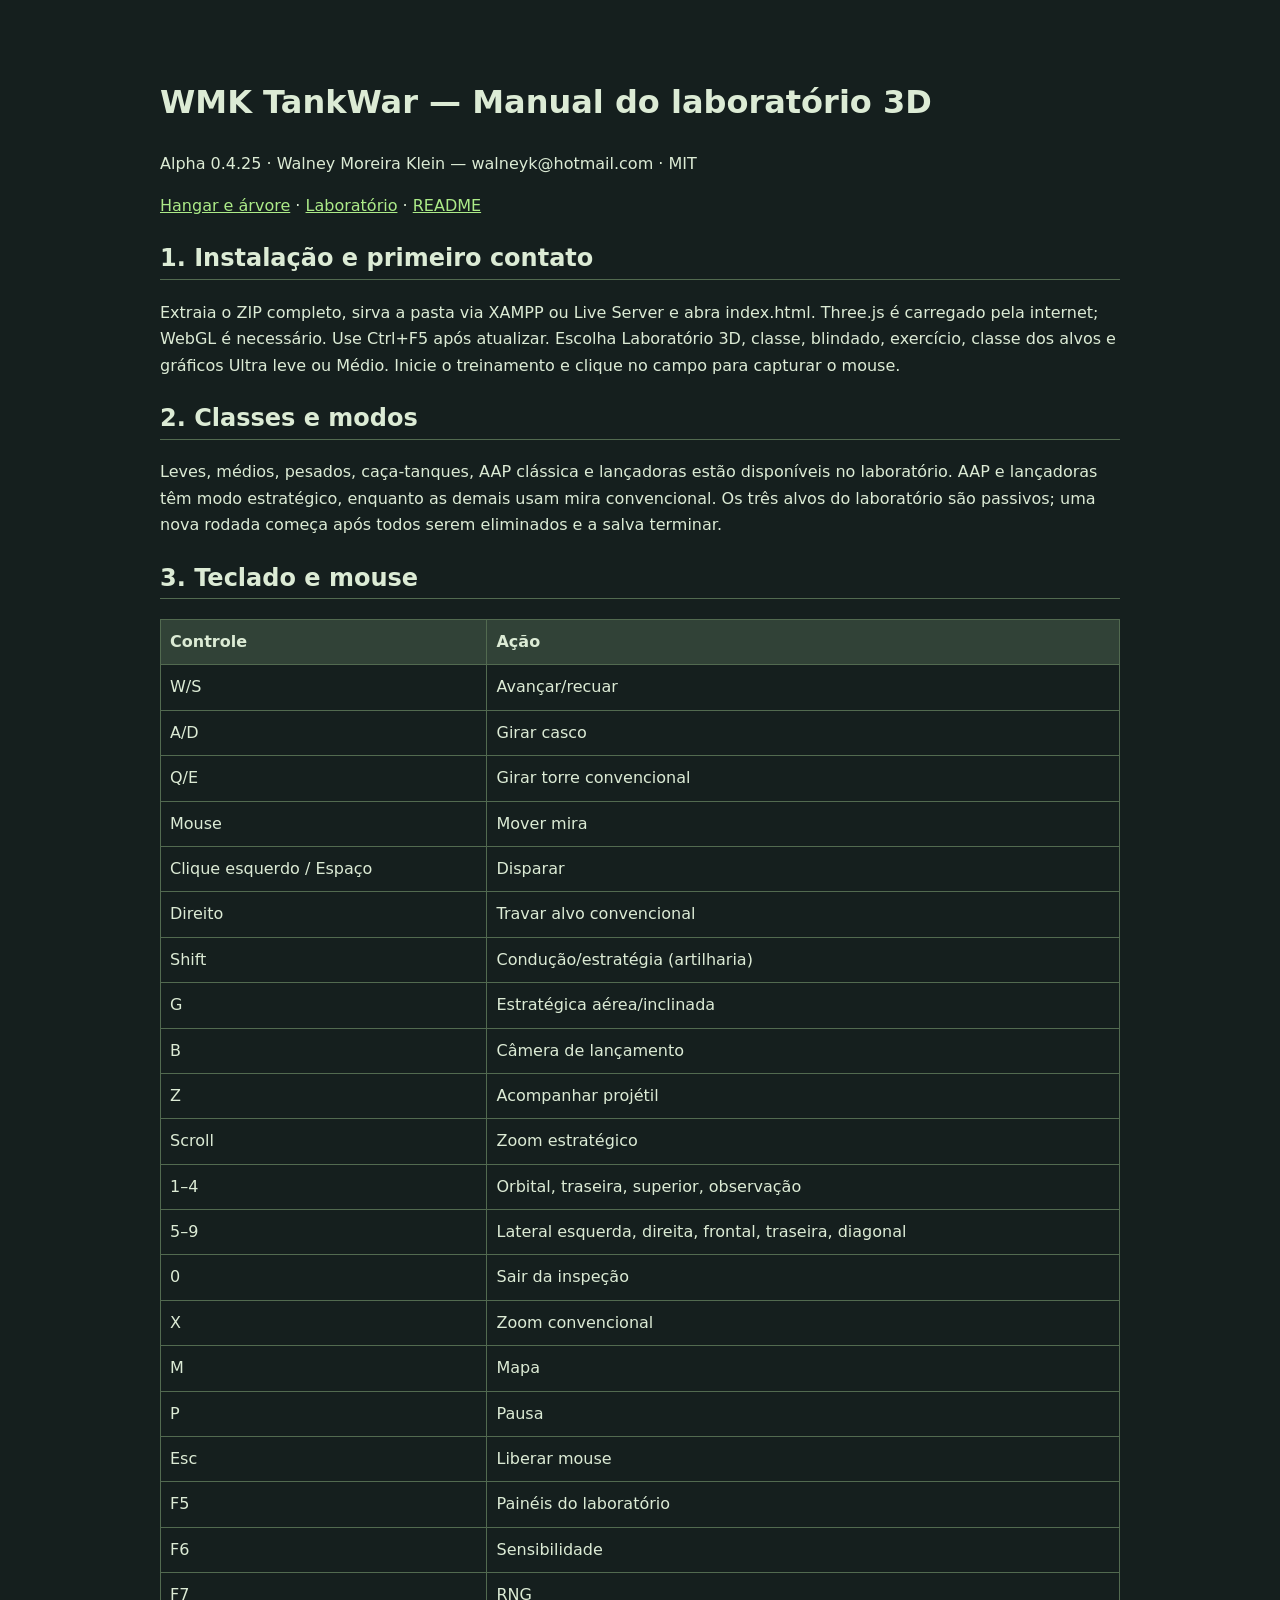
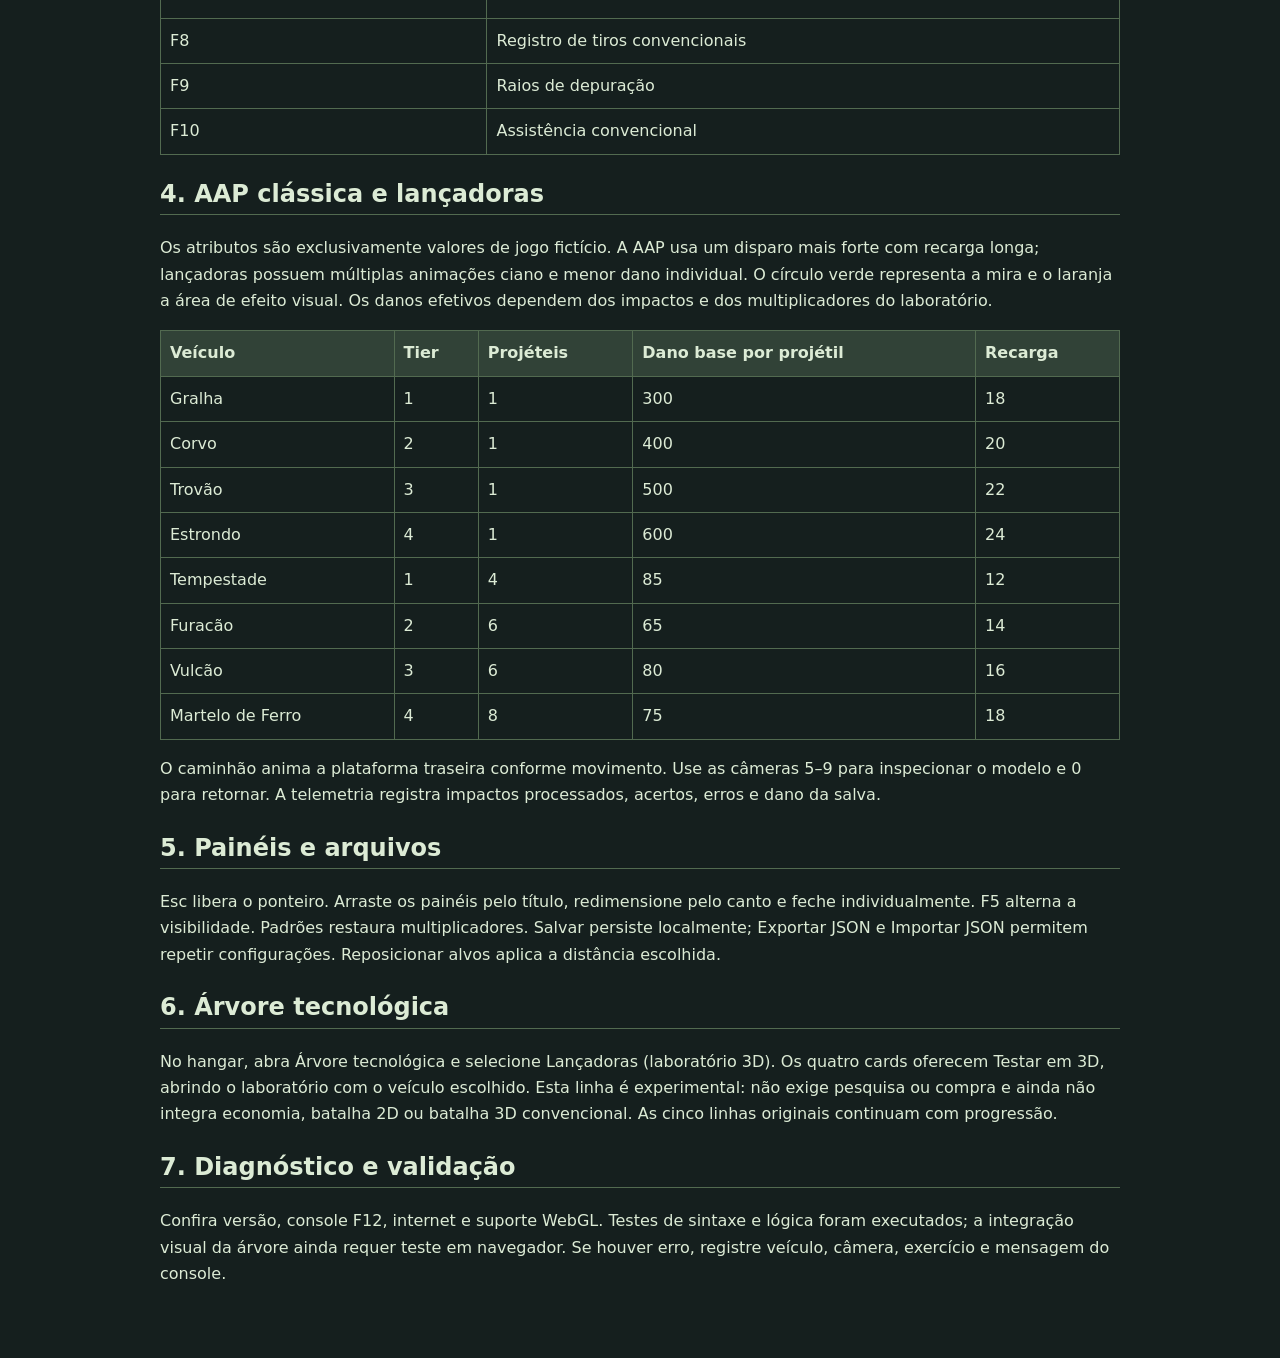
<file: manuais/laboratorio.html>
<!doctype html><html lang="pt-BR"><head><meta charset="utf-8"><meta name="viewport" content="width=device-width,initial-scale=1"><title>WMK TankWar — Manual 3D</title><style>body{font:16px system-ui;background:#151f1e;color:#dcebd5;max-width:960px;margin:35px auto;padding:20px;line-height:1.65}a{color:#aceb88}h2{border-bottom:1px solid #526a50}table{border-collapse:collapse;width:100%}td,th{padding:9px;border:1px solid #526a50;text-align:left}th{background:#314237}kbd{background:#314237;padding:3px 6px;border-radius:3px}</style></head><body><h1>WMK TankWar — Manual do laboratório 3D</h1><p>Alpha 0.4.25 · Walney Moreira Klein — walneyk@hotmail.com · MIT</p><nav><a href="../index.html">Hangar e árvore</a> · <a href="../tankwar3d.html?lab=1">Laboratório</a> · <a href="../README.md">README</a></nav><h2>1. Instalação e primeiro contato</h2><p>Extraia o ZIP completo, sirva a pasta via XAMPP ou Live Server e abra index.html. Three.js é carregado pela internet; WebGL é necessário. Use Ctrl+F5 após atualizar. Escolha Laboratório 3D, classe, blindado, exercício, classe dos alvos e gráficos Ultra leve ou Médio. Inicie o treinamento e clique no campo para capturar o mouse.</p><h2>2. Classes e modos</h2><p>Leves, médios, pesados, caça-tanques, AAP clássica e lançadoras estão disponíveis no laboratório. AAP e lançadoras têm modo estratégico, enquanto as demais usam mira convencional. Os três alvos do laboratório são passivos; uma nova rodada começa após todos serem eliminados e a salva terminar.</p><h2>3. Teclado e mouse</h2><table><tr><th>Controle</th><th>Ação</th></tr><tr><td>W/S</td><td>Avançar/recuar</td></tr><tr><td>A/D</td><td>Girar casco</td></tr><tr><td>Q/E</td><td>Girar torre convencional</td></tr><tr><td>Mouse</td><td>Mover mira</td></tr><tr><td>Clique esquerdo / Espaço</td><td>Disparar</td></tr><tr><td>Direito</td><td>Travar alvo convencional</td></tr><tr><td>Shift</td><td>Condução/estratégia (artilharia)</td></tr><tr><td>G</td><td>Estratégica aérea/inclinada</td></tr><tr><td>B</td><td>Câmera de lançamento</td></tr><tr><td>Z</td><td>Acompanhar projétil</td></tr><tr><td>Scroll</td><td>Zoom estratégico</td></tr><tr><td>1–4</td><td>Orbital, traseira, superior, observação</td></tr><tr><td>5–9</td><td>Lateral esquerda, direita, frontal, traseira, diagonal</td></tr><tr><td>0</td><td>Sair da inspeção</td></tr><tr><td>X</td><td>Zoom convencional</td></tr><tr><td>M</td><td>Mapa</td></tr><tr><td>P</td><td>Pausa</td></tr><tr><td>Esc</td><td>Liberar mouse</td></tr><tr><td>F5</td><td>Painéis do laboratório</td></tr><tr><td>F6</td><td>Sensibilidade</td></tr><tr><td>F7</td><td>RNG</td></tr><tr><td>F8</td><td>Registro de tiros convencionais</td></tr><tr><td>F9</td><td>Raios de depuração</td></tr><tr><td>F10</td><td>Assistência convencional</td></tr></table><h2>4. AAP clássica e lançadoras</h2><p>Os atributos são exclusivamente valores de jogo fictício. A AAP usa um disparo mais forte com recarga longa; lançadoras possuem múltiplas animações ciano e menor dano individual. O círculo verde representa a mira e o laranja a área de efeito visual. Os danos efetivos dependem dos impactos e dos multiplicadores do laboratório.</p><table><tr><th>Veículo</th><th>Tier</th><th>Projéteis</th><th>Dano base por projétil</th><th>Recarga</th></tr><tr><td>Gralha</td><td>1</td><td>1</td><td>300</td><td>18</td></tr><tr><td>Corvo</td><td>2</td><td>1</td><td>400</td><td>20</td></tr><tr><td>Trovão</td><td>3</td><td>1</td><td>500</td><td>22</td></tr><tr><td>Estrondo</td><td>4</td><td>1</td><td>600</td><td>24</td></tr><tr><td>Tempestade</td><td>1</td><td>4</td><td>85</td><td>12</td></tr><tr><td>Furacão</td><td>2</td><td>6</td><td>65</td><td>14</td></tr><tr><td>Vulcão</td><td>3</td><td>6</td><td>80</td><td>16</td></tr><tr><td>Martelo de Ferro</td><td>4</td><td>8</td><td>75</td><td>18</td></tr></table><p>O caminhão anima a plataforma traseira conforme movimento. Use as câmeras 5–9 para inspecionar o modelo e 0 para retornar. A telemetria registra impactos processados, acertos, erros e dano da salva.</p><h2>5. Painéis e arquivos</h2><p>Esc libera o ponteiro. Arraste os painéis pelo título, redimensione pelo canto e feche individualmente. F5 alterna a visibilidade. Padrões restaura multiplicadores. Salvar persiste localmente; Exportar JSON e Importar JSON permitem repetir configurações. Reposicionar alvos aplica a distância escolhida.</p><h2>6. Árvore tecnológica</h2><p>No hangar, abra Árvore tecnológica e selecione Lançadoras (laboratório 3D). Os quatro cards oferecem Testar em 3D, abrindo o laboratório com o veículo escolhido. Esta linha é experimental: não exige pesquisa ou compra e ainda não integra economia, batalha 2D ou batalha 3D convencional. As cinco linhas originais continuam com progressão.</p><h2>7. Diagnóstico e validação</h2><p>Confira versão, console F12, internet e suporte WebGL. Testes de sintaxe e lógica foram executados; a integração visual da árvore ainda requer teste em navegador. Se houver erro, registre veículo, câmera, exercício e mensagem do console.</p></body></html>
</file>
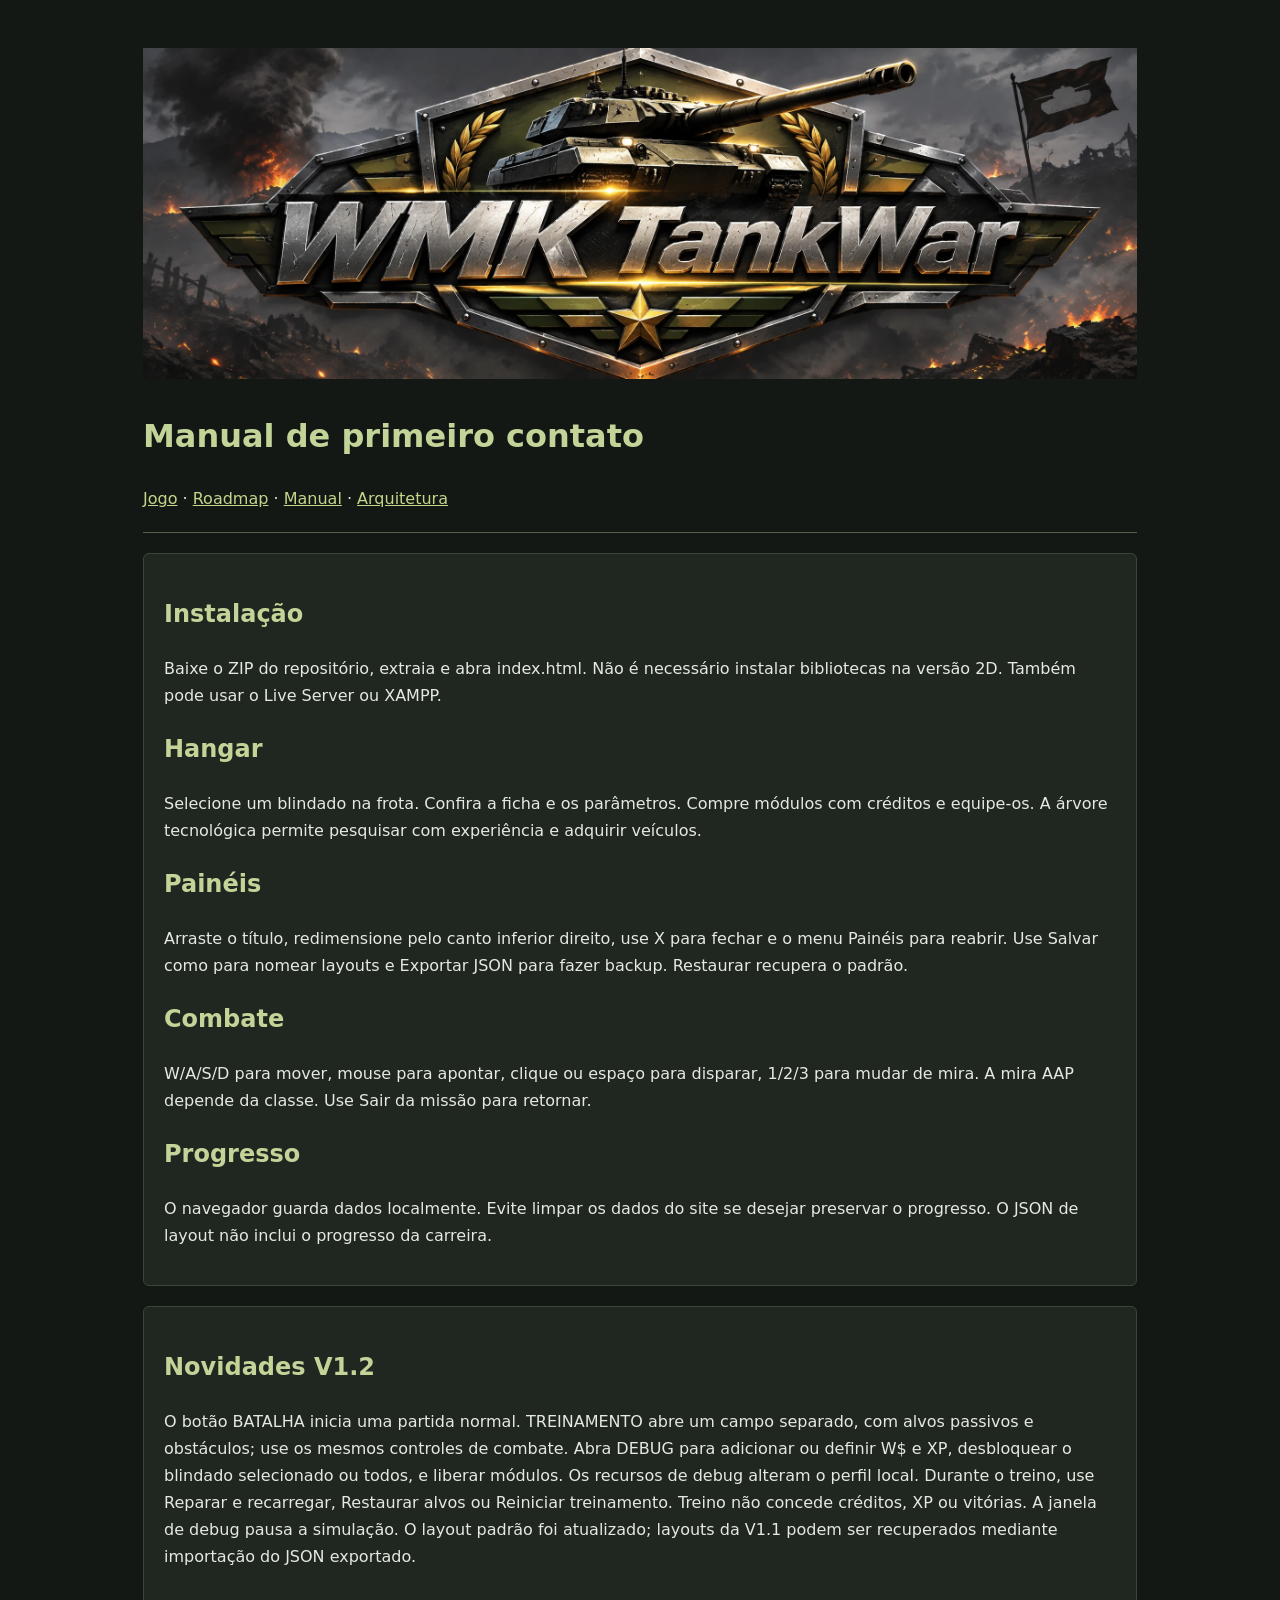
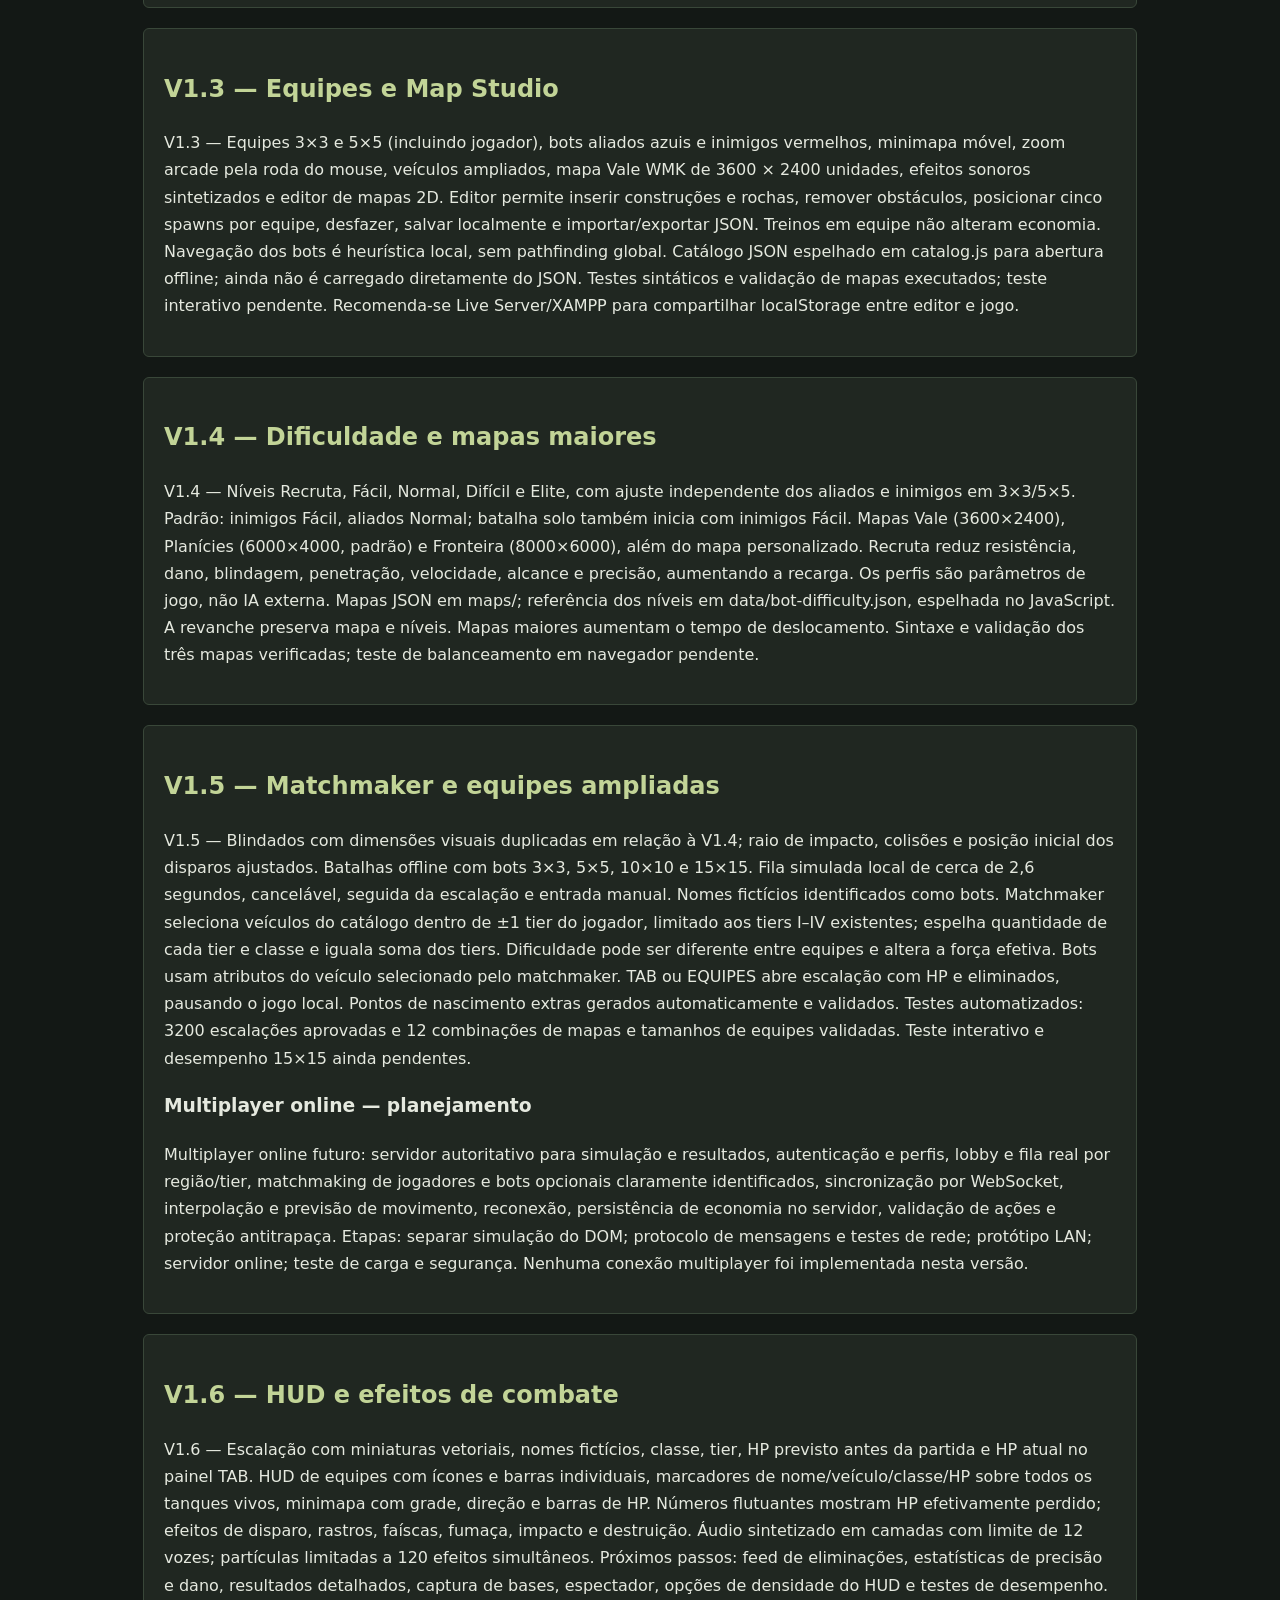
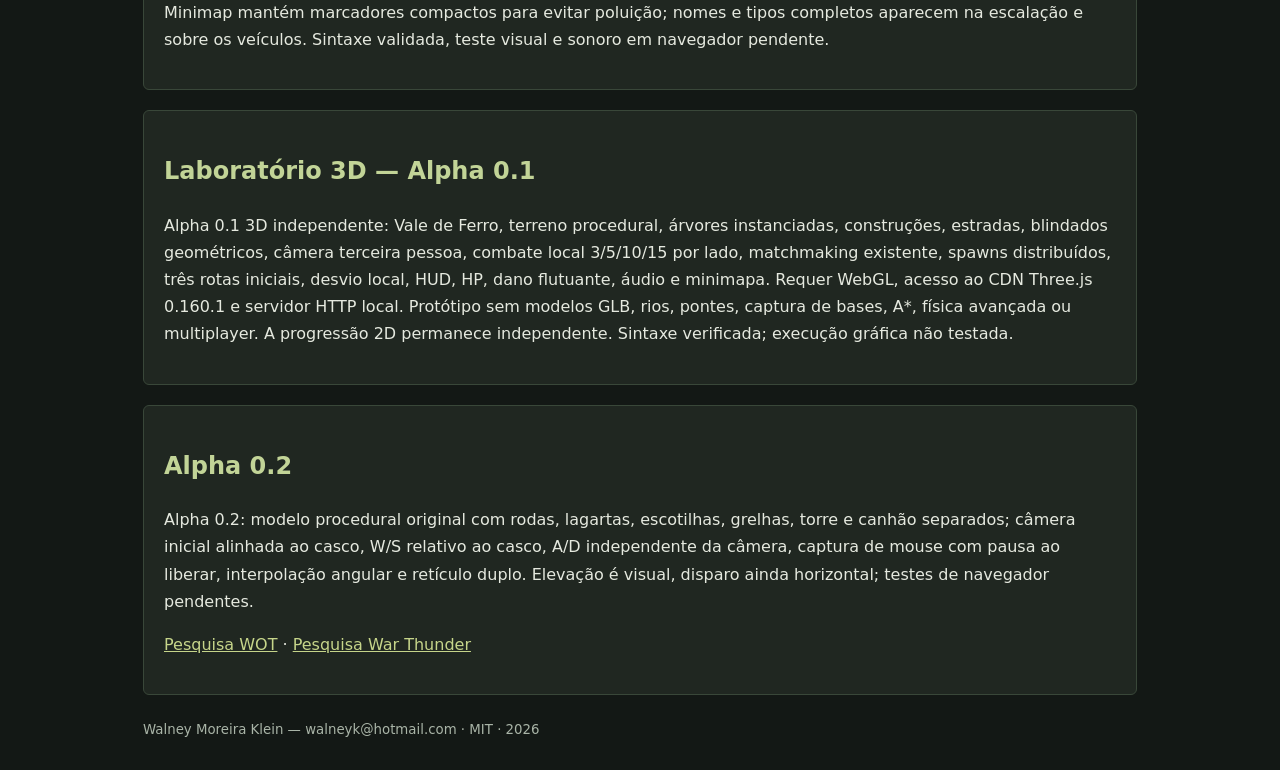
<file: manuais/manual.html>
<!doctype html><html lang="pt-BR"><meta charset="utf-8"><meta name="viewport" content="width=device-width,initial-scale=1"><title>WMK TankWar — Manual de primeiro contato</title><style>*{box-sizing:border-box}body{margin:0;background:#131815;color:#e5e9df;font:16px/1.7 system-ui}main{max-width:1050px;margin:auto;padding:28px}header{border-bottom:1px solid #526044;padding:20px 0}h1,h2{color:#c2d497}a{color:#c6d58a}section{background:#202721;border:1px solid #394739;padding:20px;margin:20px 0;border-radius:6px}small{color:#a9b4a7}img{max-width:100%;height:auto}code{color:#e5c67c}</style><main><header><img src="../assets/logo.webp" alt="WMK TankWar" onerror="this.hidden=true"><h1>Manual de primeiro contato</h1><nav><a href="../index.html">Jogo</a> · <a href="../roadmap.html">Roadmap</a> · <a href="../manuais/manual.html">Manual</a> · <a href="../manuais/arquitetura.html">Arquitetura</a></nav></header><section><h2>Instalação</h2><p>Baixe o ZIP do repositório, extraia e abra index.html. Não é necessário instalar bibliotecas na versão 2D. Também pode usar o Live Server ou XAMPP.</p><h2>Hangar</h2><p>Selecione um blindado na frota. Confira a ficha e os parâmetros. Compre módulos com créditos e equipe-os. A árvore tecnológica permite pesquisar com experiência e adquirir veículos.</p><h2>Painéis</h2><p>Arraste o título, redimensione pelo canto inferior direito, use X para fechar e o menu Painéis para reabrir. Use Salvar como para nomear layouts e Exportar JSON para fazer backup. Restaurar recupera o padrão.</p><h2>Combate</h2><p>W/A/S/D para mover, mouse para apontar, clique ou espaço para disparar, 1/2/3 para mudar de mira. A mira AAP depende da classe. Use Sair da missão para retornar.</p><h2>Progresso</h2><p>O navegador guarda dados localmente. Evite limpar os dados do site se desejar preservar o progresso. O JSON de layout não inclui o progresso da carreira.</p></section><section><h2>Novidades V1.2</h2><p>O botão BATALHA inicia uma partida normal. TREINAMENTO abre um campo separado, com alvos passivos e obstáculos; use os mesmos controles de combate. Abra DEBUG para adicionar ou definir W$ e XP, desbloquear o blindado selecionado ou todos, e liberar módulos. Os recursos de debug alteram o perfil local. Durante o treino, use Reparar e recarregar, Restaurar alvos ou Reiniciar treinamento. Treino não concede créditos, XP ou vitórias. A janela de debug pausa a simulação. O layout padrão foi atualizado; layouts da V1.1 podem ser recuperados mediante importação do JSON exportado.</p></section><section><h2>V1.3 — Equipes e Map Studio</h2><p>V1.3 — Equipes 3×3 e 5×5 (incluindo jogador), bots aliados azuis e inimigos vermelhos, minimapa móvel, zoom arcade pela roda do mouse, veículos ampliados, mapa Vale WMK de 3600 × 2400 unidades, efeitos sonoros sintetizados e editor de mapas 2D. Editor permite inserir construções e rochas, remover obstáculos, posicionar cinco spawns por equipe, desfazer, salvar localmente e importar/exportar JSON. Treinos em equipe não alteram economia. Navegação dos bots é heurística local, sem pathfinding global. Catálogo JSON espelhado em catalog.js para abertura offline; ainda não é carregado diretamente do JSON. Testes sintáticos e validação de mapas executados; teste interativo pendente. Recomenda-se Live Server/XAMPP para compartilhar localStorage entre editor e jogo.</p></section><section><h2>V1.4 — Dificuldade e mapas maiores</h2><p>V1.4 — Níveis Recruta, Fácil, Normal, Difícil e Elite, com ajuste independente dos aliados e inimigos em 3×3/5×5. Padrão: inimigos Fácil, aliados Normal; batalha solo também inicia com inimigos Fácil. Mapas Vale (3600×2400), Planícies (6000×4000, padrão) e Fronteira (8000×6000), além do mapa personalizado. Recruta reduz resistência, dano, blindagem, penetração, velocidade, alcance e precisão, aumentando a recarga. Os perfis são parâmetros de jogo, não IA externa. Mapas JSON em maps/; referência dos níveis em data/bot-difficulty.json, espelhada no JavaScript. A revanche preserva mapa e níveis. Mapas maiores aumentam o tempo de deslocamento. Sintaxe e validação dos três mapas verificadas; teste de balanceamento em navegador pendente.</p></section><section><h2>V1.5 — Matchmaker e equipes ampliadas</h2><p>V1.5 — Blindados com dimensões visuais duplicadas em relação à V1.4; raio de impacto, colisões e posição inicial dos disparos ajustados. Batalhas offline com bots 3×3, 5×5, 10×10 e 15×15. Fila simulada local de cerca de 2,6 segundos, cancelável, seguida da escalação e entrada manual. Nomes fictícios identificados como bots. Matchmaker seleciona veículos do catálogo dentro de ±1 tier do jogador, limitado aos tiers I–IV existentes; espelha quantidade de cada tier e classe e iguala soma dos tiers. Dificuldade pode ser diferente entre equipes e altera a força efetiva. Bots usam atributos do veículo selecionado pelo matchmaker. TAB ou EQUIPES abre escalação com HP e eliminados, pausando o jogo local. Pontos de nascimento extras gerados automaticamente e validados. Testes automatizados: 3200 escalações aprovadas e 12 combinações de mapas e tamanhos de equipes validadas. Teste interativo e desempenho 15×15 ainda pendentes.</p><h3>Multiplayer online — planejamento</h3><p>Multiplayer online futuro: servidor autoritativo para simulação e resultados, autenticação e perfis, lobby e fila real por região/tier, matchmaking de jogadores e bots opcionais claramente identificados, sincronização por WebSocket, interpolação e previsão de movimento, reconexão, persistência de economia no servidor, validação de ações e proteção antitrapaça. Etapas: separar simulação do DOM; protocolo de mensagens e testes de rede; protótipo LAN; servidor online; teste de carga e segurança. Nenhuma conexão multiplayer foi implementada nesta versão.</p></section><section><h2>V1.6 — HUD e efeitos de combate</h2><p>V1.6 — Escalação com miniaturas vetoriais, nomes fictícios, classe, tier, HP previsto antes da partida e HP atual no painel TAB. HUD de equipes com ícones e barras individuais, marcadores de nome/veículo/classe/HP sobre todos os tanques vivos, minimapa com grade, direção e barras de HP. Números flutuantes mostram HP efetivamente perdido; efeitos de disparo, rastros, faíscas, fumaça, impacto e destruição. Áudio sintetizado em camadas com limite de 12 vozes; partículas limitadas a 120 efeitos simultâneos. Próximos passos: feed de eliminações, estatísticas de precisão e dano, resultados detalhados, captura de bases, espectador, opções de densidade do HUD e testes de desempenho. Minimap mantém marcadores compactos para evitar poluição; nomes e tipos completos aparecem na escalação e sobre os veículos. Sintaxe validada, teste visual e sonoro em navegador pendente.</p></section><section><h2>Laboratório 3D — Alpha 0.1</h2><p>Alpha 0.1 3D independente: Vale de Ferro, terreno procedural, árvores instanciadas, construções, estradas, blindados geométricos, câmera terceira pessoa, combate local 3/5/10/15 por lado, matchmaking existente, spawns distribuídos, três rotas iniciais, desvio local, HUD, HP, dano flutuante, áudio e minimapa. Requer WebGL, acesso ao CDN Three.js 0.160.1 e servidor HTTP local. Protótipo sem modelos GLB, rios, pontes, captura de bases, A*, física avançada ou multiplayer. A progressão 2D permanece independente. Sintaxe verificada; execução gráfica não testada.</p></section><section><h2>Alpha 0.2</h2><p>Alpha 0.2: modelo procedural original com rodas, lagartas, escotilhas, grelhas, torre e canhão separados; câmera inicial alinhada ao casco, W/S relativo ao casco, A/D independente da câmera, captura de mouse com pausa ao liberar, interpolação angular e retículo duplo. Elevação é visual, disparo ainda horizontal; testes de navegador pendentes.</p><p><a href="pesquisa-wot.html">Pesquisa WOT</a> · <a href="pesquisa-war-thunder.html">Pesquisa War Thunder</a></p></section><footer><small>Walney Moreira Klein — walneyk@hotmail.com · MIT · 2026</small></footer></main></html>
</file>
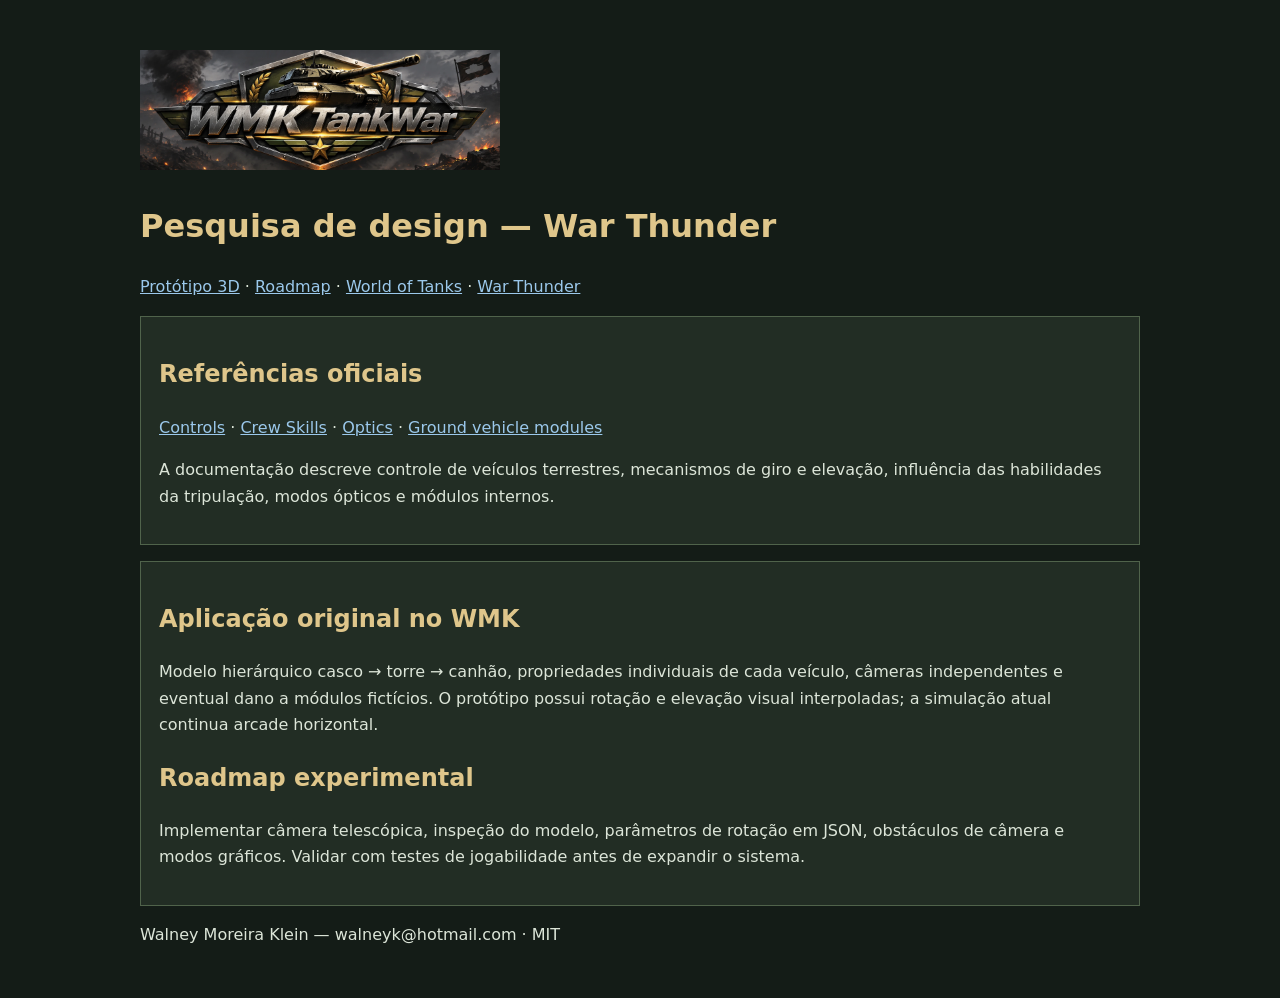
<file: manuais/pesquisa-war-thunder.html>
<!doctype html><html lang="pt-BR"><head><meta charset="utf-8"><meta name="viewport" content="width=device-width,initial-scale=1"><title>Pesquisa de design — War Thunder · WMK TankWar</title><style>body{background:#141c17;color:#dce5d8;font:16px/1.65 system-ui;max-width:1000px;margin:30px auto;padding:20px}h1,h2{color:#dfc68b}a{color:#9bc8eb}img{max-width:360px}section{background:#222d24;padding:18px;margin:16px 0;border:1px solid #50634b}code{color:#e7ce93}table{border-collapse:collapse;width:100%}td,th{padding:8px;border:1px solid #53634d;text-align:left}</style></head><body><img src="../assets/logo.webp" alt="WMK TankWar"><h1>Pesquisa de design — War Thunder</h1><nav><a href="../tankwar3d.html">Protótipo 3D</a> · <a href="../roadmap.html">Roadmap</a> · <a href="pesquisa-wot.html">World of Tanks</a> · <a href="pesquisa-war-thunder.html">War Thunder</a></nav><section><h2>Referências oficiais</h2><p><a href="https://wiki.warthunder.com/controls">Controls</a> · <a href="https://wiki.warthunder.com/mechanics/182-crew-skills">Crew Skills</a> · <a href="https://wiki.warthunder.com/mechanics/235-optics">Optics</a> · <a href="https://wiki.warthunder.com/mechanics/4775-ground-vehicle-modules">Ground vehicle modules</a></p><p>A documentação descreve controle de veículos terrestres, mecanismos de giro e elevação, influência das habilidades da tripulação, modos ópticos e módulos internos.</p></section><section><h2>Aplicação original no WMK</h2><p>Modelo hierárquico casco → torre → canhão, propriedades individuais de cada veículo, câmeras independentes e eventual dano a módulos fictícios. O protótipo possui rotação e elevação visual interpoladas; a simulação atual continua arcade horizontal.</p><h2>Roadmap experimental</h2><p>Implementar câmera telescópica, inspeção do modelo, parâmetros de rotação em JSON, obstáculos de câmera e modos gráficos. Validar com testes de jogabilidade antes de expandir o sistema.</p></section><footer>Walney Moreira Klein — walneyk@hotmail.com · MIT</footer></body></html>
</file>
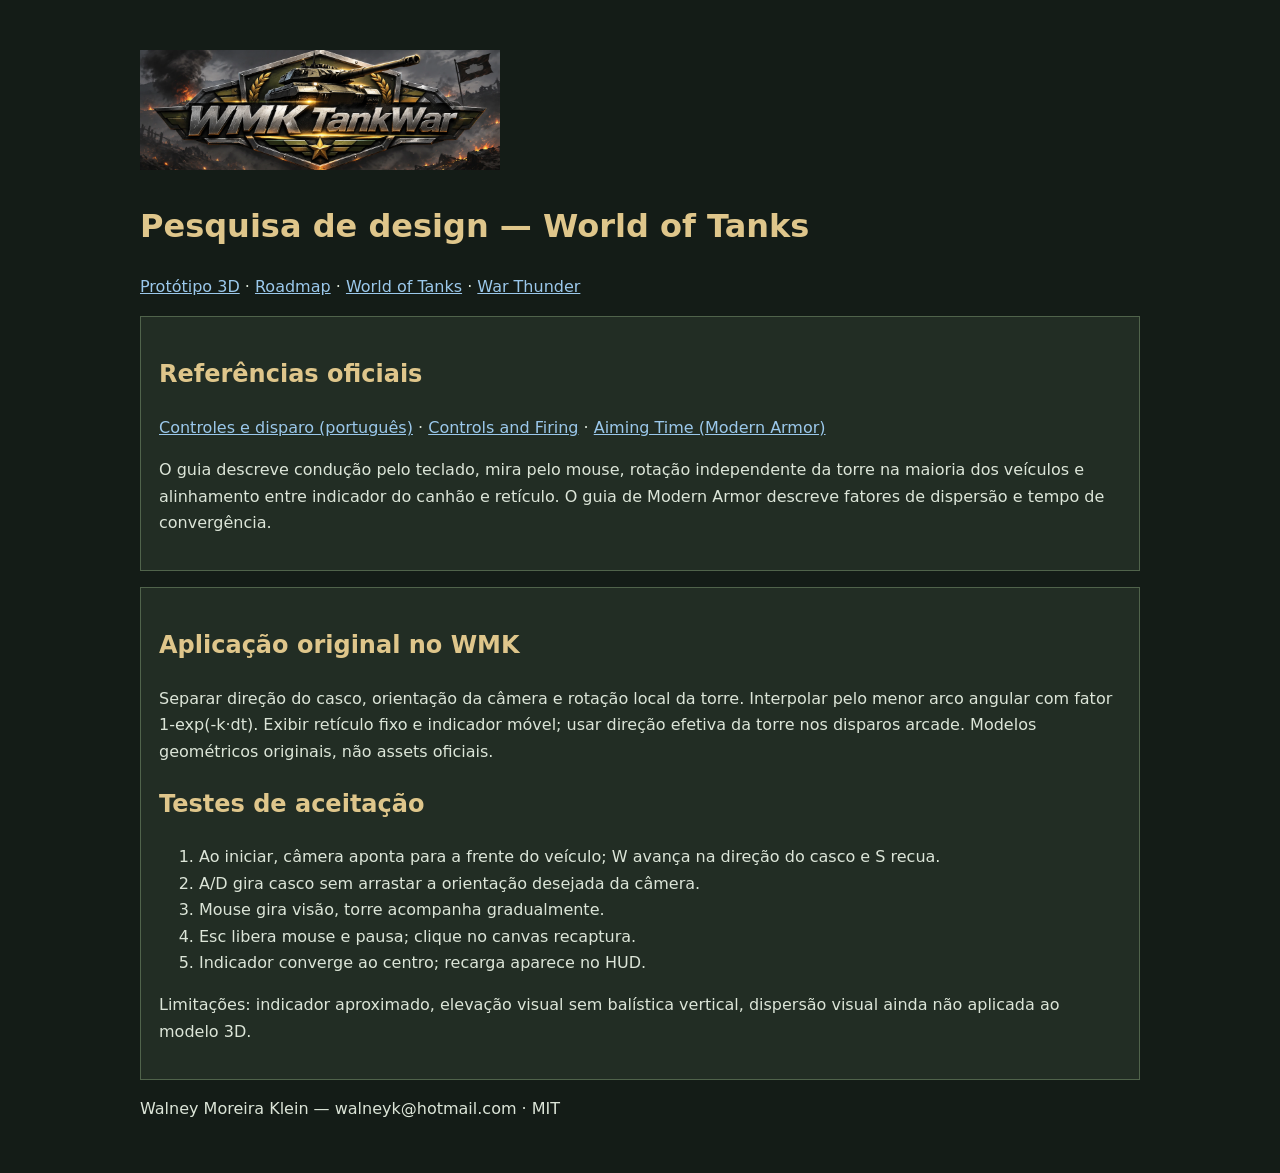
<file: manuais/pesquisa-wot.html>
<!doctype html><html lang="pt-BR"><head><meta charset="utf-8"><meta name="viewport" content="width=device-width,initial-scale=1"><title>Pesquisa de design — World of Tanks · WMK TankWar</title><style>body{background:#141c17;color:#dce5d8;font:16px/1.65 system-ui;max-width:1000px;margin:30px auto;padding:20px}h1,h2{color:#dfc68b}a{color:#9bc8eb}img{max-width:360px}section{background:#222d24;padding:18px;margin:16px 0;border:1px solid #50634b}code{color:#e7ce93}table{border-collapse:collapse;width:100%}td,th{padding:8px;border:1px solid #53634d;text-align:left}</style></head><body><img src="../assets/logo.webp" alt="WMK TankWar"><h1>Pesquisa de design — World of Tanks</h1><nav><a href="../tankwar3d.html">Protótipo 3D</a> · <a href="../roadmap.html">Roadmap</a> · <a href="pesquisa-wot.html">World of Tanks</a> · <a href="pesquisa-war-thunder.html">War Thunder</a></nav><section><h2>Referências oficiais</h2><p><a href="https://worldoftanks.com/pt-br/content/guide/newcomers-guide/game_controls/">Controles e disparo (português)</a> · <a href="https://worldoftanks.com/en/content/guide/newcomers-guide/game_controls/">Controls and Firing</a> · <a href="https://modernarmor.worldoftanks.com/en/cms/guides/aiming-time/">Aiming Time (Modern Armor)</a></p><p>O guia descreve condução pelo teclado, mira pelo mouse, rotação independente da torre na maioria dos veículos e alinhamento entre indicador do canhão e retículo. O guia de Modern Armor descreve fatores de dispersão e tempo de convergência.</p></section><section><h2>Aplicação original no WMK</h2><p>Separar direção do casco, orientação da câmera e rotação local da torre. Interpolar pelo menor arco angular com fator 1-exp(-k·dt). Exibir retículo fixo e indicador móvel; usar direção efetiva da torre nos disparos arcade. Modelos geométricos originais, não assets oficiais.</p><h2>Testes de aceitação</h2><ol><li>Ao iniciar, câmera aponta para a frente do veículo; W avança na direção do casco e S recua.</li><li>A/D gira casco sem arrastar a orientação desejada da câmera.</li><li>Mouse gira visão, torre acompanha gradualmente.</li><li>Esc libera mouse e pausa; clique no canvas recaptura.</li><li>Indicador converge ao centro; recarga aparece no HUD.</li></ol><p>Limitações: indicador aproximado, elevação visual sem balística vertical, dispersão visual ainda não aplicada ao modelo 3D.</p></section><footer>Walney Moreira Klein — walneyk@hotmail.com · MIT</footer></body></html>
</file>
<file: css/game.css>
:root {
      --bg: #101512;
      --panel: #191f1b;
      --panel-2: #202823;
      --line: #303a33;
      --text: #e7ede7;
      --muted: #9aa69a;
      --green: #a7c66a;
      --green-dark: #6d8840;
      --gold: #e5b95f;
      --red: #d87565;
      --blue: #7da9c7;
    }

    * { box-sizing: border-box; }

    body {
      margin: 0;
      color: var(--text);
      background:
        radial-gradient(ellipse at 50% -25%, #29342b 0%, transparent 55%),
        var(--bg);
      font-family: Inter, "Segoe UI", Arial, sans-serif;
    }

    button, select { font: inherit; }
    button { color: inherit; }

    .topbar {
      min-height: 66px;
      padding: 0 18px;
      display: flex;
      align-items: center;
      gap: 26px;
      background: rgba(14, 18, 15, .96);
      border-bottom: 1px solid var(--line);
      position: relative;
      z-index: 5;
    }

    .brand {
      display: flex;
      align-items: center;
      gap: 10px;
      min-width: 190px;
    }

    .brand-mark {
      width: 38px;
      height: 38px;
      border: 2px solid var(--green);
      color: var(--green);
      display: grid;
      place-items: center;
      font-weight: 900;
      transform: skew(-8deg);
      letter-spacing: -2px;
    }

    .brand-name { font-weight: 900; letter-spacing: 2px; }
    .brand-sub {
      display: block;
      margin-top: 2px;
      color: var(--muted);
      font-size: 9px;
      letter-spacing: 3px;
    }

    .nav {
      display: flex;
      align-items: center;
      gap: 6px;
    }

    .nav button {
      padding: 11px 14px;
      border: 1px solid transparent;
      border-radius: 4px;
      color: #aeb8ae;
      background: transparent;
      cursor: pointer;
      font-weight: 700;
      font-size: 12px;
      letter-spacing: .7px;
      text-transform: uppercase;
    }

    .nav button:hover,
    .nav button.active {
      color: var(--text);
      background: #222a23;
      border-color: #3b493b;
    }

    .nav button.active { box-shadow: inset 0 -2px var(--green); }

    .wallet {
      display: flex;
      gap: 18px;
      margin-left: auto;
      align-items: center;
    }

    .wallet-item {
      color: var(--muted);
      font-size: 10px;
      letter-spacing: 1px;
      text-transform: uppercase;
    }

    .wallet-item strong {
      display: block;
      margin-top: 3px;
      color: var(--gold);
      font-size: 14px;
      letter-spacing: 0;
    }

    .wallet-item.xp strong { color: var(--blue); }

    .icon-button {
      width: 34px;
      height: 34px;
      border: 1px solid var(--line);
      border-radius: 4px;
      color: var(--muted);
      background: #1c231e;
      cursor: pointer;
    }

    .icon-button:hover { color: var(--text); border-color: var(--green-dark); }

    .page { display: none; }
    .page.active { display: block; }

    .garage-layout {
      display: grid;
      grid-template-columns: 224px minmax(350px, 1fr) 296px;
      gap: 13px;
      padding: 13px;
      min-height: calc(100vh - 66px);
    }

    .panel {
      background: linear-gradient(150deg, rgba(30, 37, 31, .97), rgba(22, 27, 23, .98));
      border: 1px solid var(--line);
      border-radius: 5px;
    }

    .fleet {
      display: flex;
      flex-direction: column;
      min-height: 570px;
      overflow: hidden;
    }

    .panel-heading {
      padding: 14px 14px 12px;
      border-bottom: 1px solid var(--line);
      display: flex;
      align-items: center;
      justify-content: space-between;
    }

    .panel-heading h2,
    .panel-heading h3 {
      margin: 0;
      font-size: 11px;
      letter-spacing: 1.4px;
      text-transform: uppercase;
    }

    .subtle-count { color: var(--muted); font-size: 11px; }

    .filter-wrap { padding: 10px; }

    select {
      width: 100%;
      padding: 9px 10px;
      color: var(--text);
      background: #121713;
      border: 1px solid #39433b;
      border-radius: 3px;
      outline: none;
    }

    .tank-list {
      padding: 0 7px 9px;
      overflow-y: auto;
      flex: 1;
    }

    .vehicle-row {
      width: 100%;
      display: grid;
      grid-template-columns: 31px 1fr auto;
      gap: 8px;
      align-items: center;
      padding: 10px 8px;
      margin-bottom: 4px;
      border: 1px solid transparent;
      border-radius: 4px;
      color: var(--text);
      background: transparent;
      text-align: left;
      cursor: pointer;
    }

    .vehicle-row:hover { background: #232c24; }
    .vehicle-row.selected {
      background: #293428;
      border-color: #566946;
      box-shadow: inset 2px 0 var(--green);
    }

    .vehicle-row.is-locked { color: #9aa199; }

    .vehicle-icon {
      width: 28px;
      height: 28px;
      display: grid;
      place-items: center;
      color: var(--green);
      background: #161d17;
      border: 1px solid #384238;
      border-radius: 3px;
      font-weight: 900;
    }

    .vehicle-row-name { font-size: 12px; font-weight: 800; }
    .vehicle-row-meta { display: block; margin-top: 3px; color: var(--muted); font-size: 10px; }
    .vehicle-row-status { color: var(--muted); font-size: 9px; text-align: right; }

    .hangar-main {
      display: flex;
      flex-direction: column;
      min-width: 0;
      min-height: 650px;
    }

    .page-heading {
      min-height: 39px;
      display: flex;
      align-items: center;
      justify-content: space-between;
      gap: 10px;
      margin-bottom: 8px;
    }

    .page-heading h1 {
      margin: 0;
      font-size: 13px;
      letter-spacing: 1.7px;
      text-transform: uppercase;
    }

    .eyebrow {
      color: var(--muted);
      font-size: 10px;
      letter-spacing: 1.2px;
      text-transform: uppercase;
    }

    .hangar-stage {
      position: relative;
      flex: 1;
      min-height: 385px;
      overflow: hidden;
      border: 1px solid #3a443b;
      border-radius: 5px;
      background:
        radial-gradient(ellipse at 50% 68%, rgba(159, 181, 135, .18), transparent 46%),
        linear-gradient(180deg, #263029, #141a16 78%);
    }

    #hangarCanvas {
      width: 100%;
      height: 100%;
      display: block;
    }

    .stage-label {
      position: absolute;
      left: 14px;
      top: 13px;
      padding: 7px 9px;
      border-left: 2px solid var(--green);
      color: #e1e8de;
      background: rgba(13, 18, 14, .68);
      font-size: 10px;
      letter-spacing: 1.3px;
      text-transform: uppercase;
      pointer-events: none;
    }

    .stage-label span {
      display: block;
      margin-top: 4px;
      color: var(--muted);
      font-size: 9px;
      letter-spacing: .7px;
    }

    .stage-controls {
      position: absolute;
      right: 12px;
      bottom: 12px;
      padding: 7px 9px;
      color: #d2d9d1;
      background: rgba(13, 18, 14, .72);
      border: 1px solid rgba(180, 198, 177, .17);
      border-radius: 3px;
      font-size: 10px;
    }

    .vehicle-summary {
      display: grid;
      grid-template-columns: minmax(190px, 1fr) repeat(4, minmax(75px, 105px));
      gap: 8px;
      align-items: stretch;
      margin-top: 10px;
    }

    .vehicle-title-box {
      padding: 10px 12px;
      background: #1a211b;
      border: 1px solid var(--line);
      border-radius: 4px;
    }

    .vehicle-title-box h2 {
      margin: 3px 0 5px;
      font-size: 22px;
      letter-spacing: .4px;
    }

    .vehicle-title-box p {
      margin: 0;
      color: var(--muted);
      font-size: 11px;
      line-height: 1.4;
    }

    .class-tag {
      color: var(--green);
      font-size: 9px;
      font-weight: 800;
      letter-spacing: 1.4px;
      text-transform: uppercase;
    }

    .quick-stat {
      display: flex;
      flex-direction: column;
      justify-content: center;
      padding: 9px;
      background: #1a211b;
      border: 1px solid var(--line);
      border-radius: 4px;
    }

    .quick-stat span { color: var(--muted); font-size: 9px; text-transform: uppercase; }
    .quick-stat strong { margin-top: 6px; font-size: 16px; }
    .quick-stat em { color: var(--muted); font-size: 9px; font-style: normal; }

    .details-panel {
      min-height: 650px;
      padding-bottom: 12px;
      overflow-y: auto;
    }

    .availability {
      margin: 12px 13px 5px;
      color: var(--green);
      font-size: 10px;
      font-weight: 800;
      letter-spacing: 1px;
      text-transform: uppercase;
    }

    .availability.locked { color: var(--gold); }

    .vehicle-stats { padding: 4px 13px 11px; }

    .stat-row { margin: 10px 0; }
    .stat-row-head {
      display: flex;
      justify-content: space-between;
      gap: 8px;
      margin-bottom: 5px;
      font-size: 10px;
    }

    .stat-row-head span { color: var(--muted); }
    .stat-row-head strong { color: #e8eee7; }

    .stat-track {
      height: 4px;
      background: #101512;
      border-radius: 5px;
      overflow: hidden;
    }

    .stat-track i {
      display: block;
      height: 100%;
      background: linear-gradient(90deg, #668341, #b0ce6f);
    }

    .detail-grid {
      display: grid;
      grid-template-columns: 1fr 1fr;
      gap: 6px;
      padding: 0 13px 14px;
    }

    .detail-chip {
      padding: 8px;
      background: #151b16;
      border: 1px solid #303a32;
      border-radius: 3px;
    }

    .detail-chip span { color: var(--muted); font-size: 9px; text-transform: uppercase; }
    .detail-chip strong { display: block; margin-top: 4px; font-size: 13px; }

    .primary-button, .secondary-button {
      padding: 11px 13px;
      border: 1px solid #687e48;
      border-radius: 3px;
      color: #131810;
      background: linear-gradient(180deg, #b7d577, #93b455);
      cursor: pointer;
      font-weight: 900;
      font-size: 11px;
      letter-spacing: 1px;
      text-transform: uppercase;
    }

    .primary-button:hover { filter: brightness(1.08); }
    .primary-button:disabled {
      border-color: #454c45;
      color: #858d85;
      background: #333a34;
      cursor: not-allowed;
      filter: none;
    }

    .battle-button {
      display: block;
      width: calc(100% - 26px);
      margin: 0 13px 13px;
    }

    .module-heading {
      margin-top: 3px;
      padding: 12px 13px 9px;
      border-top: 1px solid var(--line);
      color: #d9e1d8;
      font-size: 10px;
      font-weight: 900;
      letter-spacing: 1.3px;
      text-transform: uppercase;
    }

    .module-help {
      margin: 0 13px 10px;
      color: var(--muted);
      font-size: 10px;
      line-height: 1.45;
    }

    .module-list { padding: 0 10px; }

    .module-slot {
      padding: 8px;
      margin-bottom: 7px;
      background: #151b16;
      border: 1px solid #303a32;
      border-radius: 3px;
    }

    .module-slot-title {
      margin: 0 0 6px;
      color: #bac6b9;
      font-size: 9px;
      letter-spacing: 1px;
      text-transform: uppercase;
    }

    .module-option {
      width: 100%;
      display: flex;
      align-items: center;
      justify-content: space-between;
      gap: 8px;
      padding: 7px;
      margin-top: 4px;
      color: #cbd4ca;
      background: #1c241d;
      border: 1px solid #313a32;
      border-radius: 3px;
      cursor: pointer;
      text-align: left;
    }

    .module-option:hover { border-color: #697e4e; }
    .module-option.equipped { border-color: #819b53; background: #273323; }
    .module-option.locked { color: #9da69d; }

    .module-option strong { display: block; font-size: 10px; }
    .module-option small { display: block; margin-top: 3px; color: var(--muted); font-size: 9px; }
    .module-price { color: var(--gold); white-space: nowrap; font-size: 9px; }

    .locked-module-note {
      padding: 12px;
      color: var(--muted);
      font-size: 11px;
      line-height: 1.5;
    }

    .tree-page { padding: 18px; }

    .tree-title-row {
      display: flex;
      justify-content: space-between;
      align-items: center;
      gap: 16px;
      margin-bottom: 12px;
    }

    .tree-title-row h1 {
      margin: 0 0 5px;
      font-size: 20px;
      letter-spacing: 1px;
      text-transform: uppercase;
    }

    .tree-title-row p {
      margin: 0;
      color: var(--muted);
      font-size: 11px;
    }

    .tree-filter { width: 205px; }

    .tree-note {
      padding: 10px 12px;
      margin-bottom: 12px;
      color: #bfc9bd;
      background: #1a211b;
      border: 1px solid var(--line);
      border-radius: 4px;
      font-size: 11px;
      line-height: 1.5;
    }

    .tree-scroll { overflow-x: auto; padding-bottom: 10px; }

    .tree-row {
      display: grid;
      grid-template-columns: 145px repeat(4, minmax(170px, 1fr));
      gap: 9px;
      min-width: 900px;
      margin-bottom: 11px;
      align-items: stretch;
    }

    .tree-line-label {
      display: flex;
      flex-direction: column;
      justify-content: center;
      gap: 5px;
      padding: 10px;
      color: var(--green);
      background: #1a211b;
      border: 1px solid var(--line);
      border-radius: 4px;
      font-weight: 900;
      font-size: 11px;
      text-transform: uppercase;
    }

    .tree-line-label small {
      color: var(--muted);
      font-size: 9px;
      font-weight: 500;
      text-transform: none;
    }

    .tree-node {
      min-height: 155px;
      padding: 9px;
      background: linear-gradient(150deg, #202820, #171d18);
      border: 1px solid #39443a;
      border-radius: 4px;
      position: relative;
    }

    .tree-node.owned { border-color: #68844c; }
    .tree-node.researched { border-color: #a0834c; }
    .tree-node.locked { opacity: .77; }

    .node-top {
      display: flex;
      justify-content: space-between;
      color: var(--muted);
      font-size: 9px;
      text-transform: uppercase;
    }

    .node-tier { color: var(--gold); font-weight: 900; }

    .node-preview {
      display: block;
      width: 100%;
      padding: 9px 0 6px;
      border: 0;
      color: var(--text);
      background: transparent;
      text-align: left;
      font-size: 13px;
      font-weight: 900;
      cursor: pointer;
    }

    .node-preview:hover { color: var(--green); }

    .node-stats { color: var(--muted); font-size: 9px; line-height: 1.5; }
    .node-status { margin: 7px 0 5px; color: #b9c1b7; font-size: 9px; }

    .node-action {
      width: 100%;
      padding: 7px 5px;
      color: #d5dfd3;
      background: #293329;
      border: 1px solid #465440;
      border-radius: 3px;
      cursor: pointer;
      font-size: 9px;
      font-weight: 900;
      letter-spacing: .5px;
    }

    .node-action:hover { border-color: var(--green); }
    .node-action:disabled { color: #899188; background: #242a25; border-color: #363d37; cursor: not-allowed; }

    .battle-shell {
      position: relative;
      height: calc(100vh - 66px);
      min-height: 540px;
      overflow: hidden;
      background: #202a22;
    }

    #battleCanvas {
      position: absolute;
      inset: 0;
      width: 100%;
      height: 100%;
      display: block;
      cursor: none;
    }

    .battle-top, .battle-bottom, .mode-selector, .aim-label, .battle-message {
      position: absolute;
      z-index: 2;
      pointer-events: none;
    }

    .battle-top {
      top: 13px;
      left: 13px;
      right: 13px;
      display: flex;
      justify-content: space-between;
      align-items: flex-start;
      gap: 12px;
    }

    .battle-card {
      padding: 10px 12px;
      background: rgba(14, 19, 15, .86);
      border: 1px solid rgba(179, 197, 174, .25);
      border-radius: 4px;
      box-shadow: 0 5px 20px rgba(0,0,0,.2);
    }

    .battle-vehicle-name { font-size: 12px; font-weight: 900; letter-spacing: .8px; }
    .battle-vehicle-meta { margin-top: 4px; color: var(--muted); font-size: 9px; }

    .objective-card {
      color: #e7eee5;
      font-size: 11px;
      font-weight: 800;
    }

    .objective-card span { display: block; margin-top: 4px; color: var(--muted); font-size: 9px; font-weight: 500; }

    .mode-selector {
      top: 14px;
      left: 50%;
      display: flex;
      gap: 4px;
      padding: 4px;
      transform: translateX(-50%);
      background: rgba(14, 19, 15, .86);
      border: 1px solid rgba(179, 197, 174, .25);
      border-radius: 4px;
      pointer-events: auto;
    }

    .mode-button {
      padding: 8px 10px;
      color: #aab4a9;
      background: transparent;
      border: 1px solid transparent;
      border-radius: 3px;
      cursor: pointer;
      font-size: 9px;
      font-weight: 900;
      letter-spacing: .7px;
      text-transform: uppercase;
    }

    .mode-button:hover, .mode-button.active {
      color: var(--text);
      background: #2b352b;
      border-color: #667d4d;
    }

    .mode-button:disabled { opacity: .35; cursor: not-allowed; }

    .leave-button {
      padding: 9px 10px;
      color: #d8dfd7;
      background: rgba(14, 19, 15, .86);
      border: 1px solid rgba(179, 197, 174, .25);
      border-radius: 3px;
      cursor: pointer;
      font-size: 9px;
      font-weight: 900;
      letter-spacing: .6px;
      pointer-events: auto;
    }

    .leave-button:hover { border-color: var(--red); }

    .battle-bottom {
      left: 13px;
      right: 13px;
      bottom: 13px;
      display: grid;
      grid-template-columns: minmax(185px, 270px) minmax(175px, 230px) 1fr;
      gap: 8px;
      align-items: end;
    }

    .hud-box {
      padding: 10px 12px;
      background: rgba(14, 19, 15, .88);
      border: 1px solid rgba(179, 197, 174, .25);
      border-radius: 4px;
    }

    .hud-label {
      display: flex;
      justify-content: space-between;
      margin-bottom: 7px;
      color: #b7c1b5;
      font-size: 9px;
      font-weight: 800;
      letter-spacing: .9px;
      text-transform: uppercase;
    }

    .hud-label strong { color: var(--text); }
    .hud-bar { height: 8px; overflow: hidden; background: #2d352e; border-radius: 5px; }
    .hud-bar i { display: block; height: 100%; width: 100%; background: linear-gradient(90deg, #718f45, #b1d46b); }
    .hud-bar.reload i { background: linear-gradient(90deg, #98733c, #e7bd62); }

    .controls-help {
      justify-self: end;
      max-width: 440px;
      color: #e0e7df;
      background: rgba(14, 19, 15, .72);
      border: 1px solid rgba(179, 197, 174, .2);
      border-radius: 4px;
      padding: 9px 11px;
      font-size: 9px;
      line-height: 1.6;
      text-align: right;
    }

    .controls-help b { color: var(--green); }

    .aim-label {
      left: 50%;
      bottom: 105px;
      transform: translateX(-50%);
      padding: 7px 10px;
      color: #e5ece3;
      background: rgba(14, 19, 15, .68);
      border-radius: 3px;
      font-size: 9px;
      letter-spacing: .6px;
      white-space: nowrap;
    }

    .battle-message {
      top: 82px;
      left: 50%;
      transform: translateX(-50%);
      padding: 8px 12px;
      color: #fff0cf;
      background: rgba(72, 46, 24, .86);
      border: 1px solid rgba(238, 184, 93, .5);
      border-radius: 3px;
      font-size: 11px;
      font-weight: 900;
      opacity: 0;
      transition: opacity .15s;
    }

    .battle-message.visible { opacity: 1; }

    .battle-result {
      position: absolute;
      z-index: 4;
      inset: 0;
      display: none;
      place-items: center;
      background: rgba(6, 9, 7, .72);
    }

    .battle-result.show { display: grid; }

    .result-card {
      width: min(420px, calc(100% - 30px));
      padding: 25px;
      background: linear-gradient(150deg, #242d24, #171d18);
      border: 1px solid #647a4a;
      border-radius: 6px;
      text-align: center;
      box-shadow: 0 20px 80px rgba(0,0,0,.4);
    }

    .result-card h2 { margin: 0 0 8px; font-size: 24px; text-transform: uppercase; }
    .result-card p { color: var(--muted); font-size: 12px; line-height: 1.5; }
    .result-rewards { margin: 15px 0; color: var(--gold); font-size: 13px; font-weight: 900; }
    .result-actions { display: flex; gap: 8px; justify-content: center; }

    .secondary-button {
      color: #dce5d9;
      background: #293329;
      border-color: #4b5c45;
    }

    .secondary-button:hover { border-color: var(--green); }

    .toast {
      position: fixed;
      z-index: 20;
      top: 78px;
      left: 50%;
      transform: translate(-50%, -10px);
      padding: 10px 14px;
      color: #edf3eb;
      background: #263228;
      border: 1px solid #6f884e;
      border-radius: 4px;
      opacity: 0;
      pointer-events: none;
      transition: .2s;
      font-size: 11px;
      box-shadow: 0 8px 30px rgba(0,0,0,.35);
    }

    .toast.show { opacity: 1; transform: translate(-50%, 0); }

    @media (max-width: 1120px) {
      .garage-layout { grid-template-columns: 200px minmax(300px, 1fr) 260px; }
      .vehicle-summary { grid-template-columns: minmax(170px, 1fr) repeat(4, minmax(60px, 78px)); }
    }

    @media (max-width: 900px) {
      .garage-layout { grid-template-columns: 210px minmax(0, 1fr); }
      .details-panel { grid-column: 1 / -1; min-height: auto; }
      .module-list { display: grid; grid-template-columns: repeat(2, minmax(0,1fr)); gap: 5px; }
      .module-slot { margin: 0 0 7px; }
      .hangar-main { min-height: 570px; }
    }

    @media (max-width: 640px) {
      .topbar { flex-wrap: wrap; gap: 8px; padding: 9px 11px; }
      .brand { min-width: 0; margin-right: auto; }
      .wallet { order: 2; width: 100%; justify-content: flex-start; margin: 0; }
      .nav { order: 1; }
      .nav button { padding: 8px; font-size: 9px; }
      .garage-layout { display: flex; flex-direction: column; padding: 8px; }
      .fleet { min-height: 230px; max-height: 275px; }
      .hangar-main { min-height: 520px; }
      .hangar-stage { min-height: 330px; }
      .vehicle-summary { grid-template-columns: repeat(4, 1fr); }
      .vehicle-title-box { grid-column: 1 / -1; }
      .details-panel { min-height: auto; }
      .tree-page { padding: 12px; }
      .tree-title-row { align-items: flex-start; flex-direction: column; }
      .tree-filter { width: 100%; }
      .battle-shell { height: calc(100vh - 112px); min-height: 500px; }
      .battle-top { top: 8px; left: 8px; right: 8px; }
      .battle-card { padding: 7px; }
      .mode-selector { top: 68px; }
      .mode-button { padding: 7px 6px; font-size: 8px; }
      .battle-bottom { left: 8px; right: 8px; bottom: 8px; grid-template-columns: 1fr 1fr; }
      .controls-help { grid-column: 1 / -1; justify-self: stretch; text-align: center; max-width: none; }
      .aim-label { bottom: 132px; font-size: 8px; }
      .objective-card { display: none; }
      .battle-message { top: 112px; }
    }
  
/* WMK Workspace 1.1 */
body{--panel:#202724;--line:#414b43;font-size:12px} .topbar{min-height:54px;gap:12px;padding:0 12px}.brand{min-width:165px}.brand-mark{width:32px;height:32px}.nav button{padding:9px}.wallet{gap:12px}.wmk-tools{display:flex;gap:5px;align-items:center;flex-wrap:wrap;padding:6px 10px;background:#171d19;border-bottom:1px solid #465144;position:relative;z-index:12}.wmk-tools button,.wmk-tools select,.wmk-head button{background:#252e27;color:#e1e8de;border:1px solid #485447;border-radius:3px;padding:5px 8px;font-size:11px;cursor:pointer;width:auto}.wmk-tools button:hover,.wmk-head button:hover{border-color:#a7c66a}.wmk-tools details{position:relative}.wmk-menu{position:absolute;top:100%;left:0;min-width:210px;background:#202822;border:1px solid #56634f;padding:8px;box-shadow:0 8px 25px #0008;z-index:40}.wmk-menu label{display:block;padding:5px;white-space:nowrap}.wmk-tools summary{cursor:pointer;padding:5px 8px}.wmk-credit{margin-left:auto;color:#9aa69a;font-size:10px}.wmk-workspace{position:relative!important;display:block!important;height:calc(100dvh - 108px)!important;min-height:360px!important;padding:0!important;overflow:hidden!important;background:#121814}.wmk-window{position:absolute!important;display:flex!important;flex-direction:column!important;min-width:0!important;min-height:0!important;max-height:none!important;margin:0!important;padding:0!important;transform:none!important;border:1px solid #465344!important;border-radius:5px;background:#1a211c;box-shadow:0 5px 18px #0006;overflow:hidden!important;pointer-events:auto!important;box-sizing:border-box}.wmk-window[hidden]{display:none!important}.wmk-head{flex:0 0 29px;display:flex;align-items:center;gap:3px;padding:3px 5px;background:#2a342b;border-bottom:1px solid #465344;cursor:grab;touch-action:none;user-select:none}.wmk-head strong{flex:1;font-size:10px;letter-spacing:1px;overflow:hidden;white-space:nowrap;text-overflow:ellipsis;color:#c5d3bd}.wmk-head button{padding:1px 5px;font-size:12px}.wmk-content{flex:1;min-height:0;overflow:auto;position:relative}.wmk-content .panel-heading{padding:8px 10px}.wmk-window .hangar-stage{height:100%;min-height:0;border:0}.wmk-window .vehicle-summary{display:flex;flex-wrap:wrap;margin:0;padding:5px;gap:5px}.wmk-window .vehicle-title-box{flex:1 1 100%}.wmk-window .quick-stat{flex:1 1 65px;padding:5px}.wmk-window .vehicle-title-box h2{font-size:17px}.wmk-window .mode-selector{position:static;display:flex;flex-wrap:wrap;transform:none;border:0;padding:4px}.wmk-window .controls-help{text-align:left;max-width:none;border:0}.wmk-window .hud-box,.wmk-window .battle-card{border:0;box-shadow:none}.wmk-grip{position:absolute;right:0;bottom:0;width:13px;height:13px;cursor:nwse-resize;touch-action:none;background:linear-gradient(135deg,transparent 45%,#829477 46%,#829477 55%,transparent 56%,transparent 65%,#829477 66%,#829477 75%,transparent 76%);z-index:2}.wmk-window[data-id=viewport] .wmk-content{overflow:hidden}.battle-shell.wmk-workspace #battleCanvas{z-index:0}.battle-shell .wmk-window{background:#171f19ee}.battle-shell .battle-result{z-index:1000}.battle-shell .battle-message,.battle-shell .aim-label{z-index:900}.wmk-tree-head{padding:8px 12px}.tree-page{padding:10px}.tree-node{min-height:140px}.tree-row{position:relative}.tree-node:not(:last-child):after{content:'›';position:absolute;right:-9px;top:48%;color:#b1cc80;font-weight:bold;z-index:1}.wmk-version{color:#a7c66a;font-size:9px}.wmk-tools input[type=file]{display:none}.wmk-workspace:focus{outline:none}
.wmk-logo{width:164px;height:46px;object-fit:contain;display:block}.brand{min-width:0!important}.brand-name,.brand-sub{display:none}.wmk-docs{color:#c6d58a;text-decoration:none;padding:4px 8px}

.topbar{background:linear-gradient(110deg,#141916,#30392f);border-bottom:2px solid #917e49;flex-wrap:wrap;gap:10px}.wmk-command{display:flex;gap:6px;align-items:center}.wmk-command button{padding:10px 14px;background:#2d382b;color:#e5e9de;border:1px solid #58694e;border-radius:3px;font-weight:800;font-size:11px;cursor:pointer}.wmk-command #wmkBattleTop{background:linear-gradient(#d7aa55,#a87528);color:#151810;border-color:#f1cd79;font-size:14px;letter-spacing:1px}.wmk-command button:disabled{opacity:.45;cursor:not-allowed}.wmk-window[data-id=fleet] .wmk-content{display:flex;flex-direction:column;overflow:hidden}.wmk-window[data-id=fleet] .panel-heading{display:none}.wmk-window[data-id=fleet] .filter-wrap{padding:3px 8px}.wmk-window[data-id=fleet] select{width:190px;padding:3px 7px}.wmk-window[data-id=fleet] .tank-list{display:flex;gap:6px;overflow-x:auto;overflow-y:hidden;min-height:0;padding:4px 8px}.wmk-window[data-id=fleet] .vehicle-row{display:flex;flex-direction:column;justify-content:center;gap:2px;flex:0 0 126px;min-height:80px;background:linear-gradient(150deg,#343d31,#171e18);border:1px solid #455542;text-align:center;padding:3px;margin:0}.wmk-window[data-id=fleet] .vehicle-row.selected{border:2px solid #d4b16b;background:#3a4932;box-shadow:0 0 10px #bfa25d44}.wmk-window[data-id=fleet] .vehicle-icon{width:85px;height:36px;background:none;border:none}.vehicle-icon svg,.node-preview svg{width:100%;height:100%;display:block}.wmk-window[data-id=fleet] .vehicle-row-meta{font-size:9px}.wmk-window[data-id=fleet] .vehicle-row-status{font-size:8px}.wmk-window[data-id=summary] .vehicle-summary{flex-wrap:nowrap;align-items:center;height:100%}.wmk-window[data-id=summary] .vehicle-title-box{flex:2 1 200px}.wmk-window[data-id=summary] .quick-stat{flex:1 1 70px}.wmk-window[data-id=summary] .vehicle-title-box p{font-size:10px}.wmk-window[data-id=viewport] .stage-controls{display:none}.tree-page{background:radial-gradient(ellipse at top,#30382b,#111713);min-height:70vh}.nation-strip{display:flex;gap:12px;align-items:center;margin:10px 0;color:#aeb8a5}.nation-strip button{background:#3e4c34;border:1px solid #9ba86c;padding:8px 14px;color:#e5ebdc}.tree-tiers{color:#e7c47b;font-weight:800;text-align:center;align-items:center;padding:10px 0}.tree-node{min-height:155px}.node-preview{display:flex;align-items:center;gap:8px;padding:2px 0}.node-preview svg{width:80px;height:42px;flex:none}.node-preview span{font-size:12px}.tree-node:not(:last-child):after{content:"➜";right:-12px;z-index:2;color:#d5b56a}.tree-node.owned{background:linear-gradient(130deg,#34452e,#1b261a)}.tree-node.researched{background:linear-gradient(130deg,#493c24,#24271e)}.wmk-debug{width:min(580px,94vw);background:#1d261e;color:#e6eddf;border:1px solid #ac9560;border-radius:6px;padding:20px;box-shadow:0 20px 70px #000a}.wmk-debug::backdrop{background:#000a}.wmk-debug header{display:flex;justify-content:space-between;align-items:center;color:#e7c47c}.wmk-debug p{font-size:12px;color:#b6c2b2}.wmk-debug label{display:flex;justify-content:space-between;margin:10px 0;align-items:center}.wmk-debug input{background:#101611;color:#eee;padding:7px;border:1px solid #53614d}.wmk-debug button{background:#34432e;border:1px solid #677a54;color:#e7eddf;padding:9px;cursor:pointer}.dbg-actions{display:grid;grid-template-columns:1fr 1fr;gap:6px}.wmk-debug output{display:block;padding-top:10px;color:#e6c781}


#wmkMinimap{width:100%;height:auto;display:block;background:#101610}.wmk-window[data-id=minimap] small{display:block;font-size:9px;text-align:center;color:#c3cfbd}.wmk-command{flex-wrap:wrap}.wmk-command button{padding:7px 9px}.wmk-window[data-id=minimap] .wmk-content{overflow:hidden}
.wmk-match-queue{width:min(950px,96vw);max-height:90vh;overflow:auto}.wmk-match-queue progress{width:100%;accent-color:#a8bc79}.wmk-rosters{display:grid;grid-template-columns:1fr 1fr;gap:12px;margin:10px 0}.wmk-rosters .blue{color:#9bd0ff}.wmk-rosters .red{color:#ffaaa0}.wmk-roster-row{padding:5px 7px;border-bottom:1px solid #465143;font-size:11px}.wmk-roster-row.eliminated{opacity:.45;text-decoration:line-through}.wmk-match-queue .dbg-actions{position:sticky;bottom:0;background:#1d261e;padding:6px}
.wmk-match-queue{width:min(1060px,96vw);background:linear-gradient(135deg,#202b23,#111914);border-color:#a59663}.wmk-match-queue header{padding:10px 0;border-bottom:1px solid #65715c;letter-spacing:.08em}.wmk-rosters{gap:14px}.wmk-rosters h3{margin:5px 0 8px;padding:9px;background:#1a272b;border-left:3px solid #65b5ff;letter-spacing:1px;font-size:12px}.wmk-rosters .red h3{background:#352422;border-left-color:#f17e6c}.wmk-roster-card{display:grid;grid-template-columns:68px minmax(0,1fr) 42px;align-items:center;gap:7px;margin:3px 0;padding:6px;background:linear-gradient(100deg,#263d4a66,#17221c);border:1px solid #354c5a;border-radius:3px}.red .wmk-roster-card{background:linear-gradient(100deg,#542f2e66,#211b18);border-color:#62413b}.wmk-roster-card.self{border-color:#b8d9fa;background:#29465c}.wmk-roster-thumb svg{width:100%;height:39px;display:block}.wmk-roster-info{display:grid;gap:2px;min-width:0}.wmk-roster-info strong{font-size:12px;overflow:hidden;text-overflow:ellipsis;white-space:nowrap}.wmk-roster-info small{font-size:10px;color:#d0d7cc}.wmk-roster-track{height:5px;background:#101713;overflow:hidden;border-radius:2px}.wmk-roster-track i{display:block;height:100%;background:#62b2f4}.red .wmk-roster-track i{background:#f27e6d}.wmk-roster-role{font-size:8px;text-align:center;border:1px solid currentColor;padding:3px}.wmk-roster-card.eliminated{opacity:.4;text-decoration:none}.wmk-strip-team{display:flex;align-items:center;flex-wrap:wrap;gap:2px;padding:3px;color:#8dcbff}.wmk-strip-team.red{color:#ff9789}.wmk-strip-team strong{font-size:9px;flex:0 0 100%}.wmk-unit-chip{display:inline-flex;position:relative;justify-content:center;align-items:center;width:17px;height:17px;font-size:10px;background:#18231d;border:1px solid #53634e;overflow:hidden}.wmk-unit-chip i{position:absolute;bottom:0;left:0;height:2px;background:currentColor}.wmk-unit-chip.dead{opacity:.25}#wmkMinimap{image-rendering:auto}@media(max-width:650px){.wmk-rosters{grid-template-columns:1fr}}
</file>
